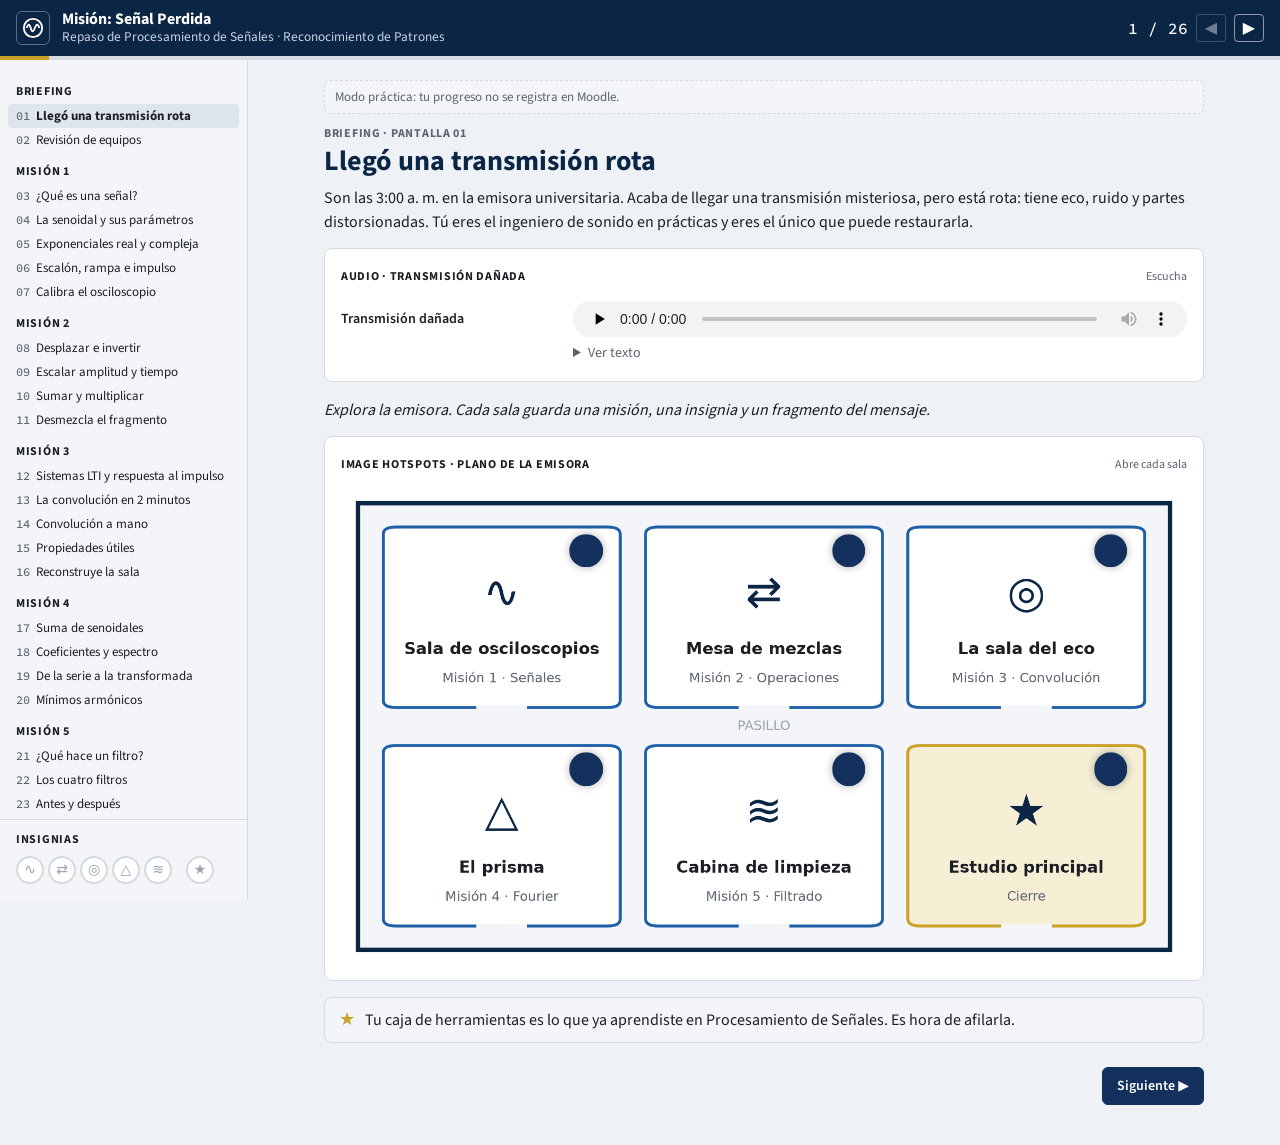
<file: index.html>
<!doctype html>
<html lang="es">
	<head>
		<meta charset="utf-8" />
		<meta name="viewport" content="width=device-width, initial-scale=1" />
		<title>Misión: Señal Perdida</title>
		<link href="./_app/immutable/entry/start.CIr0h3bv.js" rel="modulepreload">
		<link href="./_app/immutable/entry/payload.DSmR2FwN.js" rel="modulepreload">
		<link href="./_app/immutable/chunks/DclECHGd.js" rel="modulepreload">
		<link href="./_app/immutable/chunks/DsDZXCq7.js" rel="modulepreload">
		<link href="./_app/immutable/chunks/BPHT96L2.js" rel="modulepreload">
		<link href="./_app/immutable/chunks/CaYyEu9r.js" rel="modulepreload">
		<link href="./_app/immutable/chunks/DFXGRyJt.js" rel="modulepreload">
		<link href="./_app/immutable/entry/app.B4czDPZw.js" rel="modulepreload">
		<link href="./_app/immutable/nodes/0.BQFeMTNo.js" rel="modulepreload">
		<link href="./_app/immutable/chunks/BL5sej9f.js" rel="modulepreload">
		<link href="./_app/immutable/chunks/VAXrG-gP.js" rel="modulepreload">
		
		<link href="./_app/immutable/assets/embed.CbWzkX5J.css" rel="stylesheet">
		<link href="./_app/immutable/assets/0.C7Ooc4FY.css" rel="stylesheet">
	</head>
	<body data-sveltekit-preload-data="off">
		<div style="display: contents">
			<script>
				{
					__sveltekit_1x2iwr5 = {
						base: new URL('.', location).pathname.slice(0, -1),
						version: "1795460715681"
					};

					const element = document.currentScript.parentElement;

					import("./_app/immutable/entry/start.CIr0h3bv.js").then(async (kit) => {
						kit.init(__sveltekit_1x2iwr5);
						const app = await import("./_app/immutable/entry/app.B4czDPZw.js");
						kit.start(app, element);
					});
				}
			</script>
		</div>
	</body>
</html>
</file>
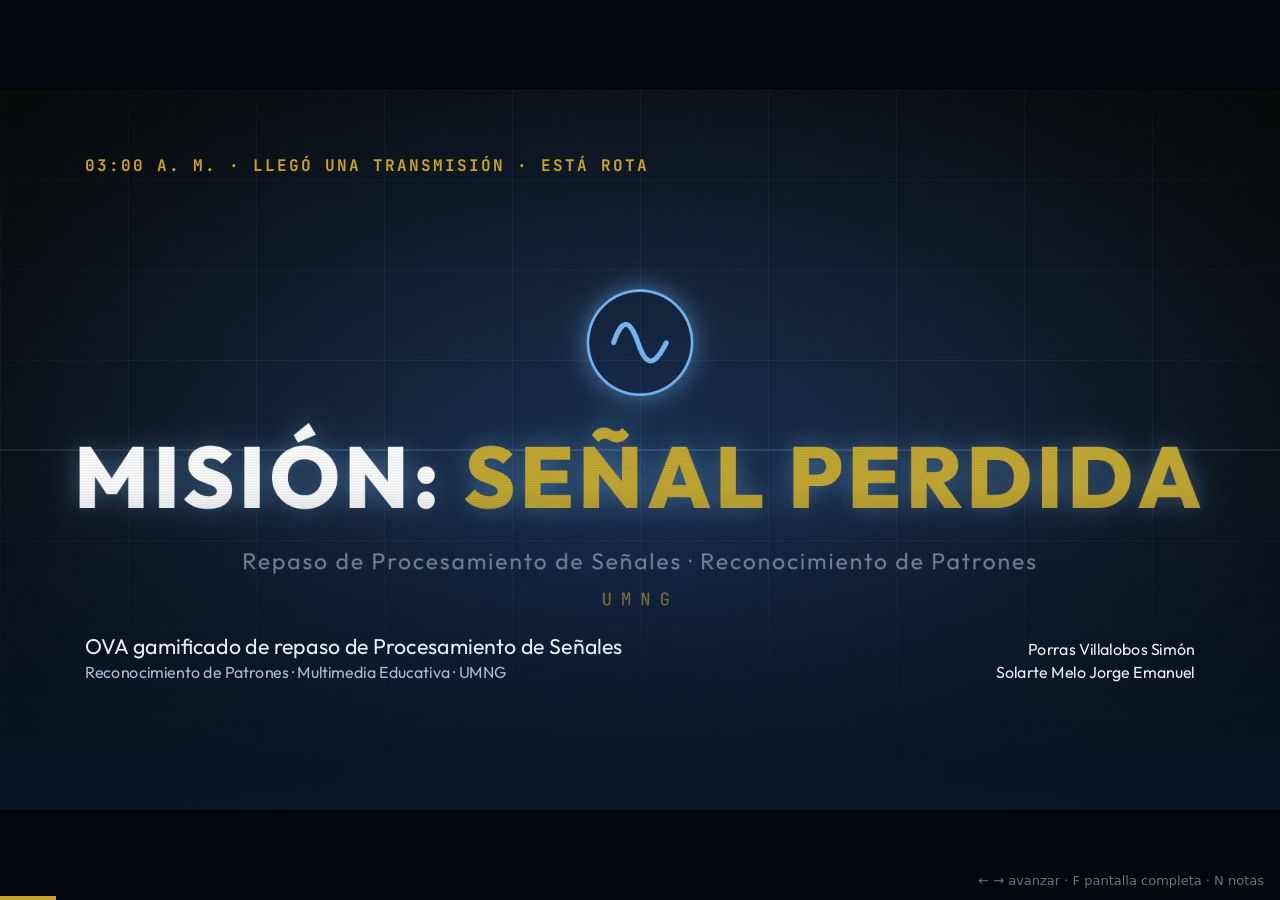
<file: presentacion/index.html>
<!doctype html>
<html lang="es"><head><meta charset="utf-8"><meta name="viewport" content="width=device-width, initial-scale=1">
<title>Misión: Señal Perdida — Presentación final</title>
<meta name="description" content="Presentación final del OVA «Misión: Señal Perdida» — Multimedia Educativa, UMNG">
<link rel="preconnect" href="https://fonts.googleapis.com"><link rel="stylesheet" href="https://fonts.googleapis.com/css2?family=Outfit:wght@300..900&display=swap"><link rel="stylesheet" href="https://fonts.googleapis.com/css2?family=JetBrains+Mono:wght@400..700&display=swap">
<link rel="stylesheet" href="deck.css">
<style>
  html, body { margin: 0; height: 100%; background: #02060d; overflow: hidden; }
  #stage { position: absolute; width: 1920px; height: 1080px; transform-origin: 0 0; }
  #stage > section { position: absolute; left: 0; top: 0; width: 1920px; height: 1080px; display: none; overflow: hidden; isolation: isolate; }
  #stage > section.active { display: block; }
  #stage > section > aside { display: none; }
  .pageno::after { content: none !important; }
  @keyframes push-in { from { transform: translateX(100%); } to { transform: translateX(0); } }
  @keyframes push-back { from { transform: translateX(-100%); } to { transform: translateX(0); } }
  #stage > section.enter-fwd { animation: push-in 550ms cubic-bezier(.2,.8,.2,1); }
  #stage > section.enter-back { animation: push-back 550ms cubic-bezier(.2,.8,.2,1); }
  #bar { position: fixed; left: 0; bottom: 0; height: 4px; background: #c9a227; transition: width 300ms; z-index: 10; }
  #hint { position: fixed; right: 16px; bottom: 12px; font: 13px system-ui, sans-serif; color: #8fa3bf; opacity: .7; z-index: 10; }
  #notes { display: none; position: fixed; left: 0; right: 0; bottom: 4px; max-height: 30vh; overflow: auto; background: rgba(5,13,26,.95); color: #e9eef6; font: 17px/1.5 system-ui, sans-serif; padding: 14px 20px; z-index: 11; }
  #notes.on { display: block; }
  @media (prefers-reduced-motion: reduce) { * { animation: none !important; transition: none !important; } }
</style></head>
<body>
<div id="stage">
<section id="cover" class="dark" data-transition="push">
<img class="bleed zoom" src="img/cover.jpg" alt="Título del tráiler: Misión: Señal Perdida, con la onda senoidal sobre la retícula de osciloscopio" style="width:1920px;height:1080px;object-fit:cover">
<div class="bleed" style="background:linear-gradient(180deg, rgba(7,20,40,0) 55%, rgba(7,20,40,0.95) 100%)"></div>
<div style="position:absolute;left:128px;top:96px;width:1664px">
<p class="eyebrow in" style="--i:1">03:00 A. M. · LLEGÓ UNA TRANSMISIÓN · ESTÁ ROTA</p>
</div>
<div style="position:absolute;left:128px;top:812px;width:1664px;display:flex;justify-content:space-between;align-items:flex-end">
<div class="in" style="--i:3">
<p style="font-size:32px;color:#e9eef6">OVA gamificado de repaso de Procesamiento de Señales</p>
<p style="font-size:24px;color:#a9bbd4">Reconocimiento de Patrones · Multimedia Educativa · UMNG</p>
</div>
<div class="in" style="--i:4;text-align:right">
<p style="font-size:24px;color:#e9eef6">Porras Villalobos Simón</p>
<p style="font-size:24px;color:#e9eef6">Solarte Melo Jorge Emanuel</p>
</div>
</div>
<aside>Abrimos con el último fotograma de nuestro tráiler. La historia del OVA arranca así: a las 3:00 a. m. llega a la emisora universitaria una transmisión rota, y el estudiante, como ingeniero en multimedia experto en sonido en prácticas, tiene que restaurarla. Si hay tiempo, reproducir el tráiler de 45 segundos aquí.</aside>
</section>
<section id="d1" class="divider" data-transition="push">
<svg class="divwave" aria-label="Onda senoidal que se dibuja de izquierda a derecha" viewBox="0 0 1920 260" width="1920" height="260"><defs><filter id="glow1"><feGaussianBlur stdDeviation="9"/></filter></defs><path d="M0 130 C 115.2 -40 204.8 -40 320.0 130 S 524.8 300 640.0 130 S 844.8 -40 960.0 130 S 1164.8 300 1280.0 130 S 1484.8 -40 1600.0 130 S 1804.8 300 1920.0 130" fill="none" stroke="#6fb6ff" stroke-width="16" opacity="0.35" filter="url(#glow1)" pathLength="1000" stroke-dasharray="1000" stroke-dashoffset="0"><animate attributeName="stroke-dashoffset" from="1000" to="0" dur="1.8s" begin="0s"/></path><path d="M0 130 C 115.2 -40 204.8 -40 320.0 130 S 524.8 300 640.0 130 S 844.8 -40 960.0 130 S 1164.8 300 1280.0 130 S 1484.8 -40 1600.0 130 S 1804.8 300 1920.0 130" fill="none" stroke="#6fb6ff" stroke-width="5" pathLength="1000" stroke-dasharray="1000" stroke-dashoffset="0"><animate attributeName="stroke-dashoffset" from="1000" to="0" dur="1.8s" begin="0s"/></path><circle cx="0" cy="130" r="11" fill="#e3c14f"><animateMotion dur="9s" repeatCount="indefinite" keyPoints="0;1;0" keyTimes="0;0.5;1" calcMode="linear" path="M0 0 C 115.2 -170 204.8 -170 320.0 0 S 524.8 170 640.0 0 S 844.8 -170 960.0 0 S 1164.8 170 1280.0 0 S 1484.8 -170 1600.0 0 S 1804.8 170 1920.0 0"/></circle></svg>
<p class="bignum slide" style="--i:0">01</p>
<p class="eyebrow slide" style="--i:1">NECESIDAD EDUCATIVA</p>
<h1 class="slide" style="--i:2">El problema</h1>
<p class="question slide" style="--i:3">¿Por qué se olvida lo que ya se aprobó?</p>
<aside>Primer punto: la necesidad educativa. El problema, su contexto y la población a la que va dirigido el OVA.</aside>
</section>
<section id="necesidad" class="light" data-transition="push" style="padding:128px 128px 160px">
<p class="ghostnum" aria-hidden="true">01</p>
<p class="eyebrow">01 · NECESIDAD EDUCATIVA</p>
<h2 style="width:1500px">Los estudiantes llegan a Reconocimiento de Patrones con la base de señales desdibujada</h2>
<div class="row" style="margin-top:16px">
<div class="card in" style="--i:1">
<p class="tag">EL PROBLEMA</p>
<p>Ya aprobaron la electiva de Procesamiento de Señales, pero no recuerdan ni aplican con fluidez señales básicas, operaciones, convolución, Fourier y filtrado.</p>
</div>
<div class="card in" style="--i:2">
<p class="tag">EL COSTO</p>
<p>La docente debe invertir tiempo de clase en retomar lo que ya debería estar consolidado, y el curso avanza más lento.</p>
</div>
<div class="card in" style="--i:3">
<p class="tag">EL PEDIDO</p>
<p>Un material dinámico para una sesión de repaso de 3 horas: cargar un audio y convolucionarlo con salas, y filtrarlo moviendo la frecuencia de corte.</p>
</div>
</div>
<div class="pageno"></div>
<aside>La necesidad surge de la observación directa de la docente de Reconocimiento de Patrones. El repaso magistral no basta para conceptos tan abstractos y matemáticos. Ella misma sugirió las dos experiencias que se volvieron el corazón del OVA: convolucionar audio con respuestas al impulso y filtrar con un control deslizante.</aside>
</section>
<section id="poblacion" class="dark" data-transition="push" style="padding:128px 128px 160px">
<p class="ghostnum" aria-hidden="true">01</p>
<p class="eyebrow">01 · NECESIDAD EDUCATIVA · POBLACIÓN Y CONTEXTO</p>
<h2>¿Para quién lo diseñamos?</h2>
<div class="row">
<div class="card in" style="--i:1">
<p class="num">19–24</p>
<p>años; pregrado en Ingeniería en Multimedia, UMNG, matriculados en Reconocimiento de Patrones.</p>
</div>
<div class="card in" style="--i:2">
<p class="num">3 h</p>
<p>una sesión presencial de repaso, en aula con computador, audífonos e internet.</p>
</div>
<div class="card in" style="--i:3">
<p class="num">Alta</p>
<p>familiaridad con videojuegos y multimedia; prefieren lo visual y práctico a la lectura extensa.</p>
</div>
</div>
<div class="card in" style="--i:4;margin-top:32px;flex:none">
<p class="tag">BARRERAS → CÓMO LAS ATENDEMOS</p>
<p>Ansiedad matemática → ver y escuchar antes de calcular · Olvido → una pantalla por concepto · Niveles distintos → diagnóstico con ruta personalizada</p>
</div>
<div class="pageno"></div>
<aside>Población: jóvenes adultos de Ingeniería en Multimedia que ya cursaron la electiva. Competencias tecnológicas medias-altas. Las tres barreras que identificamos son la ansiedad matemática, el olvido natural y la heterogeneidad del grupo; cada una tiene una respuesta concreta en el diseño.</aside>
</section>
<section id="estado" class="light" data-transition="push" style="padding:128px 128px 160px">
<p class="ghostnum" aria-hidden="true">01</p>
<p class="eyebrow">01 · NECESIDAD EDUCATIVA · ESTADO DEL ARTE</p>
<h2>Ningún recurso existente integra los cinco temas con audio propio</h2>
<table class="in" style="--i:1;width:1664px;font-size:26px;color:#3d4a5c">
<tr style="background:#e6e0cf"><th style="width:28%;text-align:left">Recurso</th><th style="width:15%">Audio propio</th><th style="width:15%">Guía conceptual</th><th style="width:14%">Evaluación</th><th style="width:14%">En Moodle</th><th style="width:14%">Gamificación</th></tr>
<tr><td>PhET · Fourier: Making Waves</td><td>No</td><td>Parcial</td><td>No</td><td>No</td><td>Parcial</td></tr>
<tr><td>Seeing Circles, Sines, and Signals</td><td>No</td><td>Sí</td><td>No</td><td>No</td><td>No</td></tr>
<tr><td>Falstad · Fourier Series Applet</td><td>No</td><td>No</td><td>No</td><td>No</td><td>No</td></tr>
<tr><td>OpenAIR (respuestas al impulso)</td><td>No</td><td>No</td><td>No</td><td>No</td><td>No</td></tr>
<tr><td>MathWorks · Signal Processing Onramp</td><td>No</td><td>Sí</td><td>Sí</td><td>No</td><td>Parcial</td></tr>
<tr><td>MIT Mathlets</td><td>No</td><td>Parcial</td><td>No</td><td>No</td><td>No</td></tr>
<tr style="background:#0b2545"><td style="color:#f3f1ea">Misión: Señal Perdida</td><td style="color:#e3c14f">Sí</td><td style="color:#e3c14f">Sí</td><td style="color:#e3c14f">Sí</td><td style="color:#e3c14f">Sí</td><td style="color:#e3c14f">Sí</td></tr>
</table>
<div class="pageno"></div>
<aside>Analizamos seis recursos. Cada uno profundiza en un concepto puntual, pero ninguno integra los cinco temas en una experiencia guiada y breve, ninguno deja usar el audio del propio estudiante y ninguno vive dentro del aula virtual. Ese es nuestro valor diferencial.</aside>
</section>
<section id="d2" class="divider" data-transition="push">
<svg class="divwave" aria-label="Onda senoidal que se dibuja de izquierda a derecha" viewBox="0 0 1920 260" width="1920" height="260"><defs><filter id="glow2"><feGaussianBlur stdDeviation="9"/></filter></defs><path d="M0 130 C 86.4 -40 153.6 -40 240.0 130 S 393.6 300 480.0 130 S 633.6 -40 720.0 130 S 873.6 300 960.0 130 S 1113.6 -40 1200.0 130 S 1353.6 300 1440.0 130 S 1593.6 -40 1680.0 130 S 1833.6 300 1920.0 130" fill="none" stroke="#6fb6ff" stroke-width="16" opacity="0.35" filter="url(#glow2)" pathLength="1000" stroke-dasharray="1000" stroke-dashoffset="0"><animate attributeName="stroke-dashoffset" from="1000" to="0" dur="1.8s" begin="0s"/></path><path d="M0 130 C 86.4 -40 153.6 -40 240.0 130 S 393.6 300 480.0 130 S 633.6 -40 720.0 130 S 873.6 300 960.0 130 S 1113.6 -40 1200.0 130 S 1353.6 300 1440.0 130 S 1593.6 -40 1680.0 130 S 1833.6 300 1920.0 130" fill="none" stroke="#6fb6ff" stroke-width="5" pathLength="1000" stroke-dasharray="1000" stroke-dashoffset="0"><animate attributeName="stroke-dashoffset" from="1000" to="0" dur="1.8s" begin="0s"/></path><circle cx="0" cy="130" r="11" fill="#e3c14f"><animateMotion dur="9s" repeatCount="indefinite" keyPoints="0;1;0" keyTimes="0;0.5;1" calcMode="linear" path="M0 0 C 86.4 -170 153.6 -170 240.0 0 S 393.6 170 480.0 0 S 633.6 -170 720.0 0 S 873.6 170 960.0 0 S 1113.6 -170 1200.0 0 S 1353.6 170 1440.0 0 S 1593.6 -170 1680.0 0 S 1833.6 170 1920.0 0"/></circle></svg>
<p class="bignum slide" style="--i:0">02</p>
<p class="eyebrow slide" style="--i:1">PROPUESTA DE SOLUCIÓN</p>
<h1 class="slide" style="--i:2">Convertir el repaso en una misión</h1>
<p class="question slide" style="--i:3">¿Y si repasar se sintiera como jugar?</p>
<aside>Segundo punto: cómo el producto multimedia resuelve la problemática y qué impactos esperamos.</aside>
</section>
<section id="solucion" class="dark" data-transition="push" style="padding:128px 128px 160px">
<p class="ghostnum" aria-hidden="true" style="right:auto;left:-40px;text-align:left">02</p>
<img class="tilt shot" src="img/poster.jpg" alt="Póster vertical de Misión: Señal Perdida con la onda rota en cinco fragmentos, el título y las seis insignias" style="position:absolute;left:1262px;top:110px;width:500px;height:889px;object-fit:cover">
<div style="width:1020px">
<p class="eyebrow">02 · PROPUESTA DE SOLUCIÓN</p>
<h2>Restaura la transmisión en cinco misiones</h2>
<p class="in" style="--i:1;margin-bottom:40px">El estudiante es un ingeniero en multimedia experto en sonido en prácticas. Cada misión repara una capa del daño manipulando audio real, y al superarla gana una insignia y un fragmento del mensaje.</p>
<div class="col">
<p class="mono in" style="--i:2;font-size:28px;color:#e9eef6"><span style="color:#c9a227">M1</span> Sala de osciloscopios · señales</p>
<p class="mono in" style="--i:3;font-size:28px;color:#e9eef6"><span style="color:#c9a227">M2</span> Mesa de mezclas · operaciones</p>
<p class="mono in" style="--i:4;font-size:28px;color:#e9eef6"><span style="color:#c9a227">M3</span> La sala del eco · convolución</p>
<p class="mono in" style="--i:5;font-size:28px;color:#e9eef6"><span style="color:#c9a227">M4</span> El prisma · Fourier</p>
<p class="mono in" style="--i:6;font-size:28px;color:#e9eef6"><span style="color:#c9a227">M5</span> Cabina de limpieza · filtrado</p>
</div>
</div>
<div class="pageno" style="right:720px"></div>
<aside>La respuesta es Misión: Señal Perdida, un Objeto Virtual de Aprendizaje para la sesión de 3 horas. Una narrativa da unidad a los cinco temas que pidió la docente; cada misión termina en un punto de control con audio real. Al final, los cinco fragmentos se unen y el mensaje conecta el repaso con Reconocimiento de Patrones.</aside>
</section>
<section id="impactos" class="light" data-transition="push" style="padding:128px 128px 160px">
<p class="ghostnum" aria-hidden="true">02</p>
<p class="eyebrow">02 · PROPUESTA DE SOLUCIÓN · IMPACTOS ESPERADOS</p>
<h2>Lo que esperamos que cambie</h2>
<div style="display:grid;grid-template-columns:1fr 1fr;gap:32px">
<div class="card fragment">
<p class="tag">EN EL AULA</p>
<h3>Tiempo de clase recuperado</h3>
<p class="small">Menos horas retomando la electiva; más tiempo para los contenidos propios de Reconocimiento de Patrones.</p>
</div>
<div class="card fragment">
<p class="tag">EN EL APRENDIZAJE</p>
<h3>Concepto + intuición auditiva</h3>
<p class="small">Escuchar y ver el efecto de convolucionar y filtrar; llegar a justificar decisiones y crear un efecto propio.</p>
</div>
<div class="card fragment">
<p class="tag">PEDAGÓGICO Y TECNOLÓGICO</p>
<h3>Modelo replicable</h3>
<p class="small">Repaso gamificado alineado con Bloom y un banco de actividades H5P reutilizable en futuras cohortes.</p>
</div>
<div class="card fragment">
<p class="tag">AUTONOMÍA</p>
<h3>Disponible en Moodle</h3>
<p class="small">Antes, durante o después de clase, para repasar a su ritmo los temas que más les cuestan.</p>
</div>
</div>
<div class="pageno"></div>
<aside>Impactos: recuperar tiempo de clase, fortalecer la comprensión y la intuición perceptual, dejar un modelo replicable y un banco reutilizable, y dar autonomía. La propuesta se alinea con el Informe Horizon y el Radar de Innovación Educativa del Tec de Monterrey, que señalan el aprendizaje experiencial, los recursos interactivos y la gamificación como tendencias.</aside>
</section>
<section id="d3" class="divider" data-transition="push">
<svg class="divwave" aria-label="Onda senoidal que se dibuja de izquierda a derecha" viewBox="0 0 1920 260" width="1920" height="260"><defs><filter id="glow3"><feGaussianBlur stdDeviation="9"/></filter></defs><path d="M0 130 C 69.1 -40 122.9 -40 192.0 130 S 314.9 300 384.0 130 S 506.9 -40 576.0 130 S 698.9 300 768.0 130 S 890.9 -40 960.0 130 S 1082.9 300 1152.0 130 S 1274.9 -40 1344.0 130 S 1466.9 300 1536.0 130 S 1658.9 -40 1728.0 130 S 1850.9 300 1920.0 130" fill="none" stroke="#6fb6ff" stroke-width="16" opacity="0.35" filter="url(#glow3)" pathLength="1000" stroke-dasharray="1000" stroke-dashoffset="0"><animate attributeName="stroke-dashoffset" from="1000" to="0" dur="1.8s" begin="0s"/></path><path d="M0 130 C 69.1 -40 122.9 -40 192.0 130 S 314.9 300 384.0 130 S 506.9 -40 576.0 130 S 698.9 300 768.0 130 S 890.9 -40 960.0 130 S 1082.9 300 1152.0 130 S 1274.9 -40 1344.0 130 S 1466.9 300 1536.0 130 S 1658.9 -40 1728.0 130 S 1850.9 300 1920.0 130" fill="none" stroke="#6fb6ff" stroke-width="5" pathLength="1000" stroke-dasharray="1000" stroke-dashoffset="0"><animate attributeName="stroke-dashoffset" from="1000" to="0" dur="1.8s" begin="0s"/></path><circle cx="0" cy="130" r="11" fill="#e3c14f"><animateMotion dur="9s" repeatCount="indefinite" keyPoints="0;1;0" keyTimes="0;0.5;1" calcMode="linear" path="M0 0 C 69.1 -170 122.9 -170 192.0 0 S 314.9 170 384.0 0 S 506.9 -170 576.0 0 S 698.9 170 768.0 0 S 890.9 -170 960.0 0 S 1082.9 170 1152.0 0 S 1274.9 -170 1344.0 0 S 1466.9 170 1536.0 0 S 1658.9 -170 1728.0 0 S 1850.9 170 1920.0 0"/></circle></svg>
<p class="bignum slide" style="--i:0">03</p>
<p class="eyebrow slide" style="--i:1">META INSTRUCCIONAL</p>
<h1 class="slide" style="--i:2">Del recordar al crear</h1>
<p class="question slide" style="--i:3">¿Hasta dónde llega el estudiante en tres horas?</p>
<aside>Tercer punto: los objetivos de aprendizaje alineados con la taxonomía de Bloom y las teorías que sustentan el diseño.</aside>
</section>
<section id="meta" class="dark" data-transition="push" style="padding:128px 128px 160px">
<p class="ghostnum" aria-hidden="true">03</p>
<p class="eyebrow">03 · META INSTRUCCIONAL</p>
<p style="font-size:36px;line-height:1.35;color:#e9eef6;width:1664px">Al finalizar la sesión, el estudiante reconoce las señales básicas, aplica operaciones, convolución y Fourier, y <span style="color:#c9a227">selecciona y justifica un filtro para limpiar audio real</span>, integrándolo todo en <span style="color:#c9a227">un efecto sonoro propio</span>.</p>
<div style="display:flex;gap:24px;align-items:flex-end;margin-top:56px;height:470px">
<div class="col in" style="--i:1;flex:1;gap:12px"><p class="mono small" style="color:#a9bbd4">Diagnóstico</p><div style="height:90px;background:#16305a;border-radius:10px 10px 0 0"></div><p style="font-size:28px;color:#e9eef6;font-weight:700">Recordar</p></div>
<div class="col in" style="--i:2;flex:1;gap:12px"><p class="mono small" style="color:#a9bbd4">Repaso</p><div style="height:150px;background:#1b3a6b;border-radius:10px 10px 0 0"></div><p style="font-size:28px;color:#e9eef6;font-weight:700">Comprender</p></div>
<div class="col in" style="--i:3;flex:1;gap:12px"><p class="mono small" style="color:#a9bbd4">Práctica</p><div style="height:210px;background:#1f4a86;border-radius:10px 10px 0 0"></div><p style="font-size:28px;color:#e9eef6;font-weight:700">Aplicar</p></div>
<div class="col in" style="--i:4;flex:1;gap:12px"><p class="mono small" style="color:#c9a227">OA1 · OA2 · OA4</p><div style="height:270px;background:#c9a227;border-radius:10px 10px 0 0"></div><p style="font-size:28px;color:#e9eef6;font-weight:700">Analizar</p></div>
<div class="col in" style="--i:5;flex:1;gap:12px"><p class="mono small" style="color:#6fb6ff">OA3 · OA5</p><div style="height:330px;background:#1f5fa8;border-radius:10px 10px 0 0"></div><p style="font-size:28px;color:#e9eef6;font-weight:700">Evaluar</p></div>
<div class="col in" style="--i:6;flex:1;gap:12px"><p class="mono small" style="color:#6fb6ff">OA6</p><div style="height:390px;background:#3f7fc8;border-radius:10px 10px 0 0"></div><p style="font-size:28px;color:#e9eef6;font-weight:700">Crear</p></div>
</div>
<div class="pageno"></div>
<aside>La meta llega hasta Crear en la taxonomía de Bloom revisada y para la era digital. Encima de cada nivel está el objetivo que alcanza ese techo: OA1 señales, OA2 operaciones y OA4 Fourier llegan a Analizar; OA3 convolución y OA5 filtrado llegan a Evaluar; OA6, diseñar un efecto con convolución y filtrado, es Crear. El diagnóstico trabaja Recordar.</aside>
</section>
<section id="enfoque" class="light" data-transition="push" style="padding:128px 128px 160px">
<p class="ghostnum" aria-hidden="true">03</p>
<p class="eyebrow">03 · META INSTRUCCIONAL · ENFOQUE PEDAGÓGICO</p>
<h2>Cada misión recorre el ciclo de Kolb</h2>
<div class="row" style="align-items:stretch">
<div style="flex:1.6;display:grid;grid-template-columns:1fr 1fr;gap:24px">
<div class="card in" style="--i:1"><p class="tag">1 · EXPERIENCIA CONCRETA</p><p class="small">Escuchar el fragmento dañado de la transmisión.</p></div>
<div class="card in" style="--i:2"><p class="tag">2 · OBSERVACIÓN REFLEXIVA</p><p class="small">Comparar el antes y el después: ver y oír qué cambió.</p></div>
<div class="card in" style="--i:4"><p class="tag">4 · EXPERIMENTACIÓN ACTIVA</p><p class="small">Manipular audio real en el módulo del punto de control.</p></div>
<div class="card in" style="--i:3"><p class="tag">3 · CONCEPTUALIZACIÓN</p><p class="small">Explicación breve del tema, una idea por pantalla.</p></div>
</div>
<div class="card in" style="--i:5;flex:1;background:#0b2545;border-color:#0b2545">
<p class="tag" style="color:#c9a227">TAMBIÉN NOS APOYAMOS EN</p>
<p class="small" style="color:#e9eef6;margin-bottom:16px"><b>Cognitivismo:</b> el significado se recuerda manipulando y verificando.</p>
<p class="small" style="color:#e9eef6;margin-bottom:16px"><b>Gamificación:</b> narrativa, misiones e insignias.</p>
<p class="small" style="color:#e9eef6"><b>Diseño instruccional:</b> ADDIE</p>
</div>
</div>
<div class="pageno"></div>
<aside>El ciclo de Kolb ordena cada misión: escuchar el daño, comparar, conceptualizar y experimentar en el módulo. Lo complementan el constructivismo, la teoría cognitiva del aprendizaje multimedia de Mayer, cuyos principios quedaron registrados en el guion pantalla por pantalla, y la gamificación.</aside>
</section>
<section id="d4" class="divider" data-transition="push">
<svg class="divwave" aria-label="Onda senoidal que se dibuja de izquierda a derecha" viewBox="0 0 1920 260" width="1920" height="260"><defs><filter id="glow4"><feGaussianBlur stdDeviation="9"/></filter></defs><path d="M0 130 C 57.6 -40 102.4 -40 160.0 130 S 262.4 300 320.0 130 S 422.4 -40 480.0 130 S 582.4 300 640.0 130 S 742.4 -40 800.0 130 S 902.4 300 960.0 130 S 1062.4 -40 1120.0 130 S 1222.4 300 1280.0 130 S 1382.4 -40 1440.0 130 S 1542.4 300 1600.0 130 S 1702.4 -40 1760.0 130 S 1862.4 300 1920.0 130" fill="none" stroke="#6fb6ff" stroke-width="16" opacity="0.35" filter="url(#glow4)" pathLength="1000" stroke-dasharray="1000" stroke-dashoffset="0"><animate attributeName="stroke-dashoffset" from="1000" to="0" dur="1.8s" begin="0s"/></path><path d="M0 130 C 57.6 -40 102.4 -40 160.0 130 S 262.4 300 320.0 130 S 422.4 -40 480.0 130 S 582.4 300 640.0 130 S 742.4 -40 800.0 130 S 902.4 300 960.0 130 S 1062.4 -40 1120.0 130 S 1222.4 300 1280.0 130 S 1382.4 -40 1440.0 130 S 1542.4 300 1600.0 130 S 1702.4 -40 1760.0 130 S 1862.4 300 1920.0 130" fill="none" stroke="#6fb6ff" stroke-width="5" pathLength="1000" stroke-dasharray="1000" stroke-dashoffset="0"><animate attributeName="stroke-dashoffset" from="1000" to="0" dur="1.8s" begin="0s"/></path><circle cx="0" cy="130" r="11" fill="#e3c14f"><animateMotion dur="9s" repeatCount="indefinite" keyPoints="0;1;0" keyTimes="0;0.5;1" calcMode="linear" path="M0 0 C 57.6 -170 102.4 -170 160.0 0 S 262.4 170 320.0 0 S 422.4 -170 480.0 0 S 582.4 170 640.0 0 S 742.4 -170 800.0 0 S 902.4 170 960.0 0 S 1062.4 -170 1120.0 0 S 1222.4 170 1280.0 0 S 1382.4 -170 1440.0 0 S 1542.4 170 1600.0 0 S 1702.4 -170 1760.0 0 S 1862.4 170 1920.0 0"/></circle></svg>
<p class="bignum slide" style="--i:0">04</p>
<p class="eyebrow slide" style="--i:1">CONTENIDOS</p>
<h1 class="slide" style="--i:2">Cinco temas, una historia</h1>
<p class="question slide" style="--i:3">¿Cómo se ordena todo en 180 minutos?</p>
<aside>Cuarto punto: la estructura temática, la secuencia y la organización de la información dentro del recurso.</aside>
</section>
<section id="contenidos" class="dark" data-transition="push" style="padding:128px 128px 160px">
<p class="ghostnum" aria-hidden="true">04</p>
<p class="eyebrow">04 · CONTENIDOS · ESTRUCTURA TEMÁTICA</p>
<h2>180 minutos, siete bloques</h2>
<div class="col" style="gap:18px">
<div class="row in" style="--i:1;align-items:center;gap:24px"><p style="width:430px;font-size:28px;color:#e9eef6;font-weight:600">Briefing · Sala de control</p><div style="width:300px;height:44px;background:#3f7fc8;border-radius:8px"></div><p class="mono small" style="color:#e9eef6;width:110px">15 min</p><p class="small" style="flex:1">Narrativa, plano y diagnóstico · 01–02</p></div>
<div class="row in" style="--i:2;align-items:center;gap:24px"><p style="width:430px;font-size:28px;color:#e9eef6;font-weight:600">M1 · Sala de osciloscopios</p><div style="width:500px;height:44px;background:#1f5fa8;border-radius:8px"></div><p class="mono small" style="color:#e9eef6;width:110px">25 min</p><p class="small" style="flex:1">Señales básicas · 03–07</p></div>
<div class="row in" style="--i:3;align-items:center;gap:24px"><p style="width:430px;font-size:28px;color:#e9eef6;font-weight:600">M2 · Mesa de mezclas</p><div style="width:500px;height:44px;background:#1f5fa8;border-radius:8px"></div><p class="mono small" style="color:#e9eef6;width:110px">25 min</p><p class="small" style="flex:1">Operaciones · 08–11</p></div>
<div class="row in" style="--i:4;align-items:center;gap:24px"><p style="width:430px;font-size:28px;color:#e9eef6;font-weight:600">M3 · La sala del eco</p><div style="width:700px;height:44px;background:#c9a227;border-radius:8px"></div><p class="mono small" style="color:#e9eef6;width:110px">35 min</p><p class="small" style="flex:1">Convolución · 12–16</p></div>
<div class="row in" style="--i:5;align-items:center;gap:24px"><p style="width:430px;font-size:28px;color:#e9eef6;font-weight:600">M4 · El prisma</p><div style="width:600px;height:44px;background:#1f5fa8;border-radius:8px"></div><p class="mono small" style="color:#e9eef6;width:110px">30 min</p><p class="small" style="flex:1">Fourier · 17–20</p></div>
<div class="row in" style="--i:6;align-items:center;gap:24px"><p style="width:430px;font-size:28px;color:#e9eef6;font-weight:600">M5 · Cabina de limpieza</p><div style="width:600px;height:44px;background:#1f5fa8;border-radius:8px"></div><p class="mono small" style="color:#e9eef6;width:110px">30 min</p><p class="small" style="flex:1">Filtrado · 21–24</p></div>
<div class="row in" style="--i:7;align-items:center;gap:24px"><p style="width:430px;font-size:28px;color:#e9eef6;font-weight:600">Cierre · Transmisión restaurada</p><div style="width:400px;height:44px;background:#3f7fc8;border-radius:8px"></div><p class="mono small" style="color:#e9eef6;width:110px">20 min</p><p class="small" style="flex:1">Repaso, síntesis y efecto propio · 25–26</p></div>
</div>
<div class="pageno"></div>
<aside>La estructura es una historia de siete bloques. Las barras son proporcionales al tiempo: la Misión 3, convolución, es la más larga, con 35 minutos, porque es la experiencia que la docente pidió explícitamente y la de mayor peso. Cada concepto tiene su propia pantalla para recordarlo y reforzarlo.</aside>
</section>
<section id="secuencia" class="light" data-transition="push" style="padding:128px 128px 160px">
<p class="ghostnum" aria-hidden="true">04</p>
<p class="eyebrow">04 · CONTENIDOS · SECUENCIA Y NAVEGACIÓN</p>
<h2>Lineal por defecto, con rutas y bucles de repaso</h2>
<img class="zoom shot" src="img/mapa_navegacion.png" alt="Mapa de navegación: inicio, pantallas 01 y 02, cinco columnas de misiones con su punto de control y el cierre; flechas punteadas para la ruta del diagnóstico y los bucles de repaso" style="width:1664px;height:470px;object-fit:contain;background:#ffffff;border-radius:12px">
<div class="row" style="margin-top:28px">
<p class="small in" style="--i:1;flex:1"><b>Cada pantalla:</b> introducción → exploración → práctica → comprobación → cierre.</p>
<p class="small in" style="--i:2;flex:1"><b>Diagnóstico (02):</b> recomienda empezar en la pantalla 03, 12 o 21.</p>
<p class="small in" style="--i:3;flex:1"><b>Punto de control:</b> si la justificación es incompleta, vuelve a la primera pantalla de la misión.</p>
</div>
<div class="pageno"></div>
<aside>El mapa de navegación muestra el recorrido por defecto, lineal, y las dos desviaciones: la ruta que recomienda el diagnóstico (Misión 3 o Misión 5) y el bucle de repaso de cada punto de control. Dentro de cada pantalla los componentes siguen siempre la misma secuencia, y el índice lateral permite volver a cualquier capítulo en todo momento.</aside>
</section>
<section id="d5" class="divider" data-transition="push">
<svg class="divwave" aria-label="Onda senoidal que se dibuja de izquierda a derecha" viewBox="0 0 1920 260" width="1920" height="260"><defs><filter id="glow5"><feGaussianBlur stdDeviation="9"/></filter></defs><path d="M0 130 C 49.4 -40 87.8 -40 137.1 130 S 224.9 300 274.3 130 S 362.1 -40 411.4 130 S 499.2 300 548.6 130 S 636.3 -40 685.7 130 S 773.5 300 822.9 130 S 910.6 -40 960.0 130 S 1047.8 300 1097.1 130 S 1184.9 -40 1234.3 130 S 1322.1 300 1371.4 130 S 1459.2 -40 1508.6 130 S 1596.3 300 1645.7 130 S 1733.5 -40 1782.9 130 S 1870.6 300 1920.0 130" fill="none" stroke="#6fb6ff" stroke-width="16" opacity="0.35" filter="url(#glow5)" pathLength="1000" stroke-dasharray="1000" stroke-dashoffset="0"><animate attributeName="stroke-dashoffset" from="1000" to="0" dur="1.8s" begin="0s"/></path><path d="M0 130 C 49.4 -40 87.8 -40 137.1 130 S 224.9 300 274.3 130 S 362.1 -40 411.4 130 S 499.2 300 548.6 130 S 636.3 -40 685.7 130 S 773.5 300 822.9 130 S 910.6 -40 960.0 130 S 1047.8 300 1097.1 130 S 1184.9 -40 1234.3 130 S 1322.1 300 1371.4 130 S 1459.2 -40 1508.6 130 S 1596.3 300 1645.7 130 S 1733.5 -40 1782.9 130 S 1870.6 300 1920.0 130" fill="none" stroke="#6fb6ff" stroke-width="5" pathLength="1000" stroke-dasharray="1000" stroke-dashoffset="0"><animate attributeName="stroke-dashoffset" from="1000" to="0" dur="1.8s" begin="0s"/></path><circle cx="0" cy="130" r="11" fill="#e3c14f"><animateMotion dur="9s" repeatCount="indefinite" keyPoints="0;1;0" keyTimes="0;0.5;1" calcMode="linear" path="M0 0 C 49.4 -170 87.8 -170 137.1 0 S 224.9 170 274.3 0 S 362.1 -170 411.4 0 S 499.2 170 548.6 0 S 636.3 -170 685.7 0 S 773.5 170 822.9 0 S 910.6 -170 960.0 0 S 1047.8 170 1097.1 0 S 1184.9 -170 1234.3 0 S 1322.1 170 1371.4 0 S 1459.2 -170 1508.6 0 S 1596.3 170 1645.7 0 S 1733.5 -170 1782.9 0 S 1870.6 170 1920.0 0"/></circle></svg>
<p class="bignum slide" style="--i:0">05</p>
<p class="eyebrow slide" style="--i:1">HERRAMIENTAS</p>
<h1 class="slide" style="--i:2">H5P donde se puede, código donde no</h1>
<p class="question slide" style="--i:3">¿Con qué se construyó cada pieza?</p>
<aside>Quinto punto: por qué elegimos cada tipo de contenido H5P y con qué herramientas creamos los recursos gráficos y sonoros.</aside>
</section>
<section id="h5p" class="light" data-transition="push" style="padding:128px 128px 160px">
<p class="ghostnum" aria-hidden="true">05</p>
<p class="eyebrow">05 · HERRAMIENTAS · H5P</p>
<h2>18 tipos interactivos, elegidos por la intención de cada momento</h2>
<div class="row">
<div class="card in" style="--i:1"><p class="tag">EXPLORAR</p><p class="small">Image Hotspots · Accordion · Agamotto · Image Slider · Dialog Cards</p></div>
<div class="card in" style="--i:2"><p class="tag">PRACTICAR</p><p class="small">Drag and Drop · Drag the Words · Fill in the Blanks · Mark the Words</p></div>
<div class="card in" style="--i:3"><p class="tag">COMPROBAR</p><p class="small">True/False · Multiple Choice · Single Choice Set · Image Choice · Find the Hotspot · Interactive Video</p></div>
<div class="card in" style="--i:4"><p class="tag">SINTETIZAR Y CREAR</p><p class="small">Summary · Essay · Documentation Tool</p></div>
</div>
<div class="card in" style="--i:5;flex:none;margin-top:32px;background:#0b2545;border-color:#0b2545">
<p style="color:#e9eef6">Todo vive en un <b style="color:#e3c14f">H5P Interactive Book</b> de 26 capítulos, con Text, Image, Audio, Table e IFrame Embed: <b style="color:#e3c14f">23 tipos en total</b>. ¿Por qué H5P? Retroalimentación inmediata por opción, puntaje que Moodle registra y contenido reutilizable.</p>
</div>
<div class="pageno"></div>
<aside>Primero verificamos qué puede hacer H5P y después diseñamos la interacción. Elegimos cada tipo según la intención: explorar sin calificación, practicar y clasificar, comprobar con retroalimentación inmediata, y sintetizar o crear. Los 51 componentes se generan desde archivos YAML legibles que se transcribieron del guion, con las etiquetas de la interfaz en español.</aside>
</section>
<section id="modulos" class="dark" data-transition="push" style="padding:128px 128px 160px">
<p class="ghostnum" aria-hidden="true">05</p>
<p class="eyebrow">05 · HERRAMIENTAS · LO QUE H5P NO PUEDE HACER</p>
<h2>Seis módulos propios con Web Audio API</h2>
<div style="display:grid;grid-template-columns:1fr 1fr 1fr;gap:28px 32px">
<div class="col in" style="--i:1;gap:12px"><img src="img/cap_m1.png" alt="Generador de señales: la senoidal del estudiante superpuesta a la objetivo" style="width:533px;height:200px;object-fit:contain;background:#eef1f5;border-radius:12px;box-shadow:0 24px 54px rgba(0,0,0,0.55)"><p class="small"><b style="color:#e9eef6">M1 · Generador:</b> iguala A, f y φ</p></div>
<div class="col in" style="--i:2;gap:12px"><img src="img/cap_m2.png" alt="Sandbox de operaciones con la pila desplazar, escalar e invertir y correlación 0,99" style="width:533px;height:200px;object-fit:contain;background:#eef1f5;border-radius:12px;box-shadow:0 24px 54px rgba(0,0,0,0.55)"><p class="small"><b style="color:#e9eef6">M2 · Sandbox:</b> deshace x(−2(t − 0,5))</p></div>
<div class="col in" style="--i:3;gap:12px"><img src="img/cap_m3.png" alt="Laboratorio de convolución con h(t) de la catedral y la salida y(t)" style="width:533px;height:200px;object-fit:contain;background:#eef1f5;border-radius:12px;box-shadow:0 24px 54px rgba(0,0,0,0.55)"><p class="small"><b style="color:#e9eef6">M3 · Convolución:</b> tu audio en 4 salas</p></div>
<div class="col in" style="--i:4;gap:12px"><img src="img/cap_m4.png" alt="Constructor de series aproximando una onda cuadrada con armónicos impares" style="width:533px;height:200px;object-fit:contain;background:#eef1f5;border-radius:12px;box-shadow:0 24px 54px rgba(0,0,0,0.55)"><p class="small"><b style="color:#e9eef6">M4 · Series:</b> mínimos armónicos</p></div>
<div class="col in" style="--i:5;gap:12px"><img src="img/cap_m5.png" alt="Laboratorio de filtrado con rechaza banda en 60 Hz, pasa bajas en 8 kHz y espectro antes y después" style="width:533px;height:200px;object-fit:contain;background:#eef1f5;border-radius:12px;box-shadow:0 24px 54px rgba(0,0,0,0.55)"><p class="small"><b style="color:#e9eef6">M5 · Filtrado:</b> dos etapas, espectro en vivo</p></div>
<div class="card in" style="--i:6;display:flex;flex-direction:column;justify-content:center;gap:8px"><p class="tag">M6 · ESTUDIO INTEGRADOR</p><p class="small">Combina respuesta al impulso y filtros, y exporta tu efecto en .wav.</p></div>
</div>
<div class="pageno"></div>
<aside>H5P no procesa audio en tiempo real, así que convolución, filtrado y síntesis son componentes propios hechos con la Web Audio API: ConvolverNode, BiquadFilterNode y AnalyserNode. Toda la matemática vive en funciones puras con pruebas automáticas. El estudiante puede cargar su propio audio, que nunca sale del navegador. En el libro H5P se incrustan desde GitHub Pages, con una versión pregrabada de respaldo debajo.</aside>
</section>
<section id="recursos" class="light" data-transition="push" style="padding:128px 128px 160px">
<p class="ghostnum" aria-hidden="true">05</p>
<p class="eyebrow">05 · HERRAMIENTAS COMPLEMENTARIAS</p>
<h2>Todos los medios se generan por código</h2>
<div class="row">
<div class="card in" style="--i:1"><p class="num">61</p><h3>Gráficos</h3><p class="small">Ilustraciones y gráficas en Python con Matplotlib, con el estilo del OVA; los espacios acústicos dibujados como vectores.</p></div>
<div class="card in" style="--i:2"><p class="num">4</p><h3>Sonido</h3><p class="small">Respuestas al impulso sintetizadas con NumPy y SciPy, cada RT60 verificado dentro de ±15 %; voz con espeak-ng.</p></div>
</div>
<p class="in" style="--i:4;margin-top:40px;font-size:24px;color:#3d4a5c"><b style="color:#0b2545">Plataforma:</b> SvelteKit · Web Audio API · Canvas · h5p-standalone · SCORM 1.2 · Moodle · GitHub Pages · Vitest y Playwright para las pruebas</p>
<div class="pageno"></div>
<aside>Decidimos generar todos los recursos por código, de forma determinista: misma semilla, mismos archivos. Las respuestas al impulso de catedral, túnel, sala pequeña y cueva son sintéticas en vez de OpenAIR, y comprobamos su RT60 con integración de Schroeder.</aside>
</section>
<section id="d6" class="divider" data-transition="push">
<svg class="divwave" aria-label="Onda senoidal que se dibuja de izquierda a derecha" viewBox="0 0 1920 260" width="1920" height="260"><defs><filter id="glow6"><feGaussianBlur stdDeviation="9"/></filter></defs><path d="M0 130 C 43.2 -40 76.8 -40 120.0 130 S 196.8 300 240.0 130 S 316.8 -40 360.0 130 S 436.8 300 480.0 130 S 556.8 -40 600.0 130 S 676.8 300 720.0 130 S 796.8 -40 840.0 130 S 916.8 300 960.0 130 S 1036.8 -40 1080.0 130 S 1156.8 300 1200.0 130 S 1276.8 -40 1320.0 130 S 1396.8 300 1440.0 130 S 1516.8 -40 1560.0 130 S 1636.8 300 1680.0 130 S 1756.8 -40 1800.0 130 S 1876.8 300 1920.0 130" fill="none" stroke="#e3c14f" stroke-width="16" opacity="0.35" filter="url(#glow6)" pathLength="1000" stroke-dasharray="1000" stroke-dashoffset="0"><animate attributeName="stroke-dashoffset" from="1000" to="0" dur="1.8s" begin="0s"/></path><path d="M0 130 C 43.2 -40 76.8 -40 120.0 130 S 196.8 300 240.0 130 S 316.8 -40 360.0 130 S 436.8 300 480.0 130 S 556.8 -40 600.0 130 S 676.8 300 720.0 130 S 796.8 -40 840.0 130 S 916.8 300 960.0 130 S 1036.8 -40 1080.0 130 S 1156.8 300 1200.0 130 S 1276.8 -40 1320.0 130 S 1396.8 300 1440.0 130 S 1516.8 -40 1560.0 130 S 1636.8 300 1680.0 130 S 1756.8 -40 1800.0 130 S 1876.8 300 1920.0 130" fill="none" stroke="#e3c14f" stroke-width="5" pathLength="1000" stroke-dasharray="1000" stroke-dashoffset="0"><animate attributeName="stroke-dashoffset" from="1000" to="0" dur="1.8s" begin="0s"/></path><circle cx="0" cy="130" r="11" fill="#6fb6ff"><animateMotion dur="9s" repeatCount="indefinite" keyPoints="0;1;0" keyTimes="0;0.5;1" calcMode="linear" path="M0 0 C 43.2 -170 76.8 -170 120.0 0 S 196.8 170 240.0 0 S 316.8 -170 360.0 0 S 436.8 170 480.0 0 S 556.8 -170 600.0 0 S 676.8 170 720.0 0 S 796.8 -170 840.0 0 S 916.8 170 960.0 0 S 1036.8 -170 1080.0 0 S 1156.8 170 1200.0 0 S 1276.8 -170 1320.0 0 S 1396.8 170 1440.0 0 S 1516.8 -170 1560.0 0 S 1636.8 170 1680.0 0 S 1756.8 -170 1800.0 0 S 1876.8 170 1920.0 0"/></circle></svg>
<p class="bignum slide" style="--i:0">06</p>
<p class="eyebrow slide" style="--i:1">PRODUCTO FINAL</p>
<h1 class="slide" style="--i:2">Lo que el estudiante vive</h1>
<p class="question slide" style="--i:3">¿Qué pasa cuando lo pruebas?</p>
<aside>Sexto punto: estrategias de interactividad, gamificación, usabilidad y accesibilidad, y los hallazgos de las pruebas. En la última misión la onda pasa a dorado: la transmisión ya está casi restaurada.</aside>
</section>
<section id="interactividad" class="dark" data-transition="push" style="padding:128px 128px 160px">
<p class="ghostnum" aria-hidden="true">06</p>
<p class="eyebrow">06 · PRODUCTO FINAL · INTERACTIVIDAD</p>
<h2>Interactuar no es hacer clic: es decidir</h2>
<div style="display:grid;grid-template-columns:1fr 1fr;gap:32px">
<div class="card fragment"><p class="tag">PREDICE ANTES DE MEZCLAR</p><p class="small">En la Misión 2 el sandbox se abre solo después de predecir cómo deshacer el daño; luego se comprueba con audio.</p></div>
<div class="card fragment"><p class="tag">ESCUCHA A / B</p><p class="small">Original y procesado sobre la misma reproducción: el cambio conserva la posición, para comparar de oído al instante.</p></div>
<div class="card fragment"><p class="tag">TU PROPIO AUDIO</p><p class="small">Carga un WAV o MP3 de hasta 60 s y convoluciónalo o fíltralo. Nunca sale del navegador.</p></div>
<div class="card fragment"><p class="tag">RETROALIMENTACIÓN Y REINTENTO</p><p class="small">Explicación por opción en cada actividad; en los puntos de control, retroalimentación por criterio y un bucle de repaso.</p></div>
</div>
<div class="pageno"></div>
<aside>La interactividad está pensada para tomar decisiones, no para avanzar pantallas: predecir antes de manipular, comparar A/B de oído, experimentar con el propio audio y recibir retroalimentación específica. Cada punto de control combina manipulación de audio real con una justificación del estudiante.</aside>
</section>
<section id="gamificacion" class="gold" data-transition="push" style="padding:128px 128px 160px">
<p class="ghostnum" aria-hidden="true">06</p>
<div class="row" style="align-items:center;gap:80px">
<img class="tilt" src="img/insignia.png" alt="Insignia dorada con una estrella: Ingeniero de Sonido" style="width:400px;height:400px;object-fit:contain;border-radius:200px;box-shadow:0 30px 70px rgba(11,37,69,0.45)">
<div style="flex:1">
<p class="eyebrow" style="color:#0b2545">06 · PRODUCTO FINAL · GAMIFICACIÓN</p>
<h2 style="color:#0b2545">Cinco insignias, un mensaje escondido</h2>
<p class="in" style="--i:2;color:#14213d;margin-bottom:28px">Cada punto de control superado desbloquea una insignia y un fragmento del mensaje. Al reunir los cinco, se escucha la transmisión completa.</p>
<p class="mono in" style="--i:3;font-size:26px;color:#0b2545;line-height:1.7">Domador de Ondas · Maestro de la Mezcla · Arquitecto del Eco · Cazador de Armónicos · Guardián del Filtro → <b>Ingeniero en Multimedia experto en sonido</b></p>
</div>
</div>
<div class="pageno"></div>
<aside>La gamificación no es decorativa: la narrativa da unidad a los cinco temas, las misiones segmentan el recorrido, los fragmentos del mensaje dan una meta concreta y las insignias reconocen el avance. La insignia final, Ingeniero de Sonido, se gana al diseñar el efecto propio y entregar la bitácora. El mensaje restaurado dice: «Bienvenido a Reconocimiento de Patrones. Las señales que acabas de restaurar son los datos con los que vas a enseñarle a una máquina a reconocer patrones».</aside>
</section>
<section id="usabilidad" class="light" data-transition="push" style="padding:128px 128px 160px">
<p class="ghostnum" aria-hidden="true">06</p>
<p class="eyebrow">06 · PRODUCTO FINAL · USABILIDAD Y ACCESIBILIDAD</p>
<h2>Diseñado para que nadie se quede por fuera</h2>
<div style="display:grid;grid-template-columns:1fr 1fr 1fr;gap:28px">
<div class="card in" style="--i:1"><p class="tag">NAVEGACIÓN</p><p class="small">Índice lateral libre, progreso visible y botones anterior y siguiente en cada capítulo.</p></div>
<div class="card in" style="--i:2"><p class="tag">TECLADO</p><p class="small">Todos los controles se usan con teclado, con foco visible y descripción hablada de cada gráfica.</p></div>
<div class="card in" style="--i:3"><p class="tag">CONTRASTE</p><p class="small">Texto con contraste de al menos 4,5:1; antes y después se distinguen también por el trazo, no solo por el color.</p></div>
<div class="card in" style="--i:4"><p class="tag">AUDIO ACCESIBLE</p><p class="small">Transcripción «Ver texto» en cada audio y video con subtítulos.</p></div>
<div class="card in" style="--i:5"><p class="tag">CUIDADO AUDITIVO</p><p class="small">Limitador con pico de −1 dBFS, volumen inicial al 70 % y aviso para usar audífonos.</p></div>
<div class="card in" style="--i:6"><p class="tag">SIN SORPRESAS</p><p class="small">Nada suena solo, se respeta la reducción de movimiento y funciona desde 1366 × 768.</p></div>
</div>
<div class="pageno"></div>
<aside>Criterios de usabilidad y accesibilidad aplicados en el producto: navegación libre al estilo libro interactivo, uso completo con teclado, regiones vivas que describen las gráficas, contraste verificado, transcripciones y subtítulos, y seguridad auditiva para la experiencia con audio.</aside>
</section>
<section id="cierre" class="dark">
<img class="bleed zoom" src="img/climax.jpg" alt="Los cinco fragmentos unidos en una senoidal limpia con la fila de insignias" style="width:1920px;height:1080px;object-fit:cover">
<div class="shade"></div>
<div style="position:absolute;left:128px;top:128px;width:1200px">
<p class="eyebrow in" style="--i:1">TRANSMISIÓN RESTAURADA</p>
<h1 class="in" style="--i:2;margin-bottom:48px">Misión cumplida.</h1>
<div class="col" style="gap:16px">
<p class="in" style="--i:3;color:#e9eef6">Libro H5P de 26 capítulos con 51 actividades</p>
<p class="in" style="--i:4;color:#e9eef6">Seis módulos de audio en vivo</p>
<p class="in" style="--i:5;color:#e9eef6">Tráiler de 45 s y póster de campaña</p>
<p class="in" style="--i:6;color:#e9eef6">Curso en Moodle con rúbrica e insignia</p>
</div>
<p class="mono in" style="--i:7;font-size:24px;color:#6fb6ff;margin-top:48px">leunameek.github.io/mision-senal-perdida</p>
</div>
<p class="in" style="--i:8;position:absolute;left:128px;top:880px;width:900px;font-size:44px;font-weight:700;color:#c9a227">¿Preguntas?</p>
<aside>Cerramos con el clímax del tráiler: los cinco fragmentos unidos. Entregamos el libro H5P, los módulos en vivo, el tráiler, el póster y el curso configurado en Moodle. Buen momento para una demo en vivo del capítulo 16, convolución, o del 24, filtrado.</aside>
</section>
</div>
<div id="bar"></div>
<div id="notes" aria-live="polite"></div>
<div id="hint">← → avanzar · F pantalla completa · N notas</div>
<script>
const stage = document.getElementById('stage');
const slides = [...stage.children];
let cur = 0;
slides.forEach((s, i) => {
  // painting order like the Slides format: pinned backdrops listed before the first flow child sit underneath
  for (const el of s.children) {
    if (el.tagName === 'ASIDE') continue;
    if (getComputedStyle(el).position !== 'absolute') break;
    el.style.zIndex = '-1';
  }
  s.querySelectorAll('.pageno').forEach((p) => (p.textContent = String(i + 1)));
});
function fit() {
  const k = Math.min(innerWidth / 1920, innerHeight / 1080);
  stage.style.transform = `scale(${k})`;
  stage.style.left = (innerWidth - 1920 * k) / 2 + 'px';
  stage.style.top = (innerHeight - 1080 * k) / 2 + 'px';
}
function show(i, dir = 1, revealAll = false) {
  i = Math.max(0, Math.min(slides.length - 1, i));
  slides[cur].classList.remove('active', 'enter-fwd', 'enter-back');
  const s = slides[i];
  s.querySelectorAll('.fragment').forEach((f) => f.classList.toggle('visible', revealAll));
  void s.offsetWidth;
  s.classList.add('active', dir > 0 ? 'enter-fwd' : 'enter-back');
  s.querySelectorAll('svg').forEach((g) => g.setCurrentTime && g.setCurrentTime(0));
  cur = i;
  history.replaceState(null, '', '#' + (i + 1));
  document.getElementById('bar').style.width = ((i + 1) / slides.length) * 100 + '%';
  const a = s.querySelector('aside');
  document.getElementById('notes').textContent = a ? a.textContent : '';
}
function next() {
  const f = slides[cur].querySelector('.fragment:not(.visible)');
  if (f) f.classList.add('visible'); else if (cur < slides.length - 1) show(cur + 1, 1);
}
function prev() { if (cur > 0) show(cur - 1, -1, true); }
addEventListener('keydown', (e) => {
  if (['ArrowRight', 'PageDown', ' ', 'Enter'].includes(e.key)) { e.preventDefault(); next(); }
  else if (['ArrowLeft', 'PageUp', 'Backspace'].includes(e.key)) { e.preventDefault(); prev(); }
  else if (e.key === 'Home') show(0, -1);
  else if (e.key === 'End') show(slides.length - 1, 1, true);
  else if (e.key.toLowerCase() === 'f') document.fullscreenElement ? document.exitFullscreen() : document.documentElement.requestFullscreen();
  else if (e.key.toLowerCase() === 'n') document.getElementById('notes').classList.toggle('on');
});
addEventListener('click', (e) => { if (!e.target.closest('a')) (e.clientX < innerWidth / 3 ? prev() : next()); });
let tx = null;
addEventListener('touchstart', (e) => (tx = e.touches[0].clientX), { passive: true });
addEventListener('touchend', (e) => { if (tx === null) return; const d = e.changedTouches[0].clientX - tx; if (Math.abs(d) > 40) (d < 0 ? next() : prev()); tx = null; });
addEventListener('resize', fit);
fit();
show(Math.max(0, (parseInt(location.hash.slice(1)) || 1) - 1), 1);
</script>
</body></html>
</file>
<file: _app/immutable/assets/embed.CbWzkX5J.css>
.badge.svelte-18jhvz6{width:var(--s);height:var(--s);border:2px solid var(--line);color:var(--plot-target);background:var(--surface);font-size:calc(var(--s) * .5);border-radius:50%;flex:none;place-items:center;line-height:1;display:inline-grid;position:relative;overflow:hidden}.earned.svelte-18jhvz6{background:var(--umng-gold-100);border-color:var(--umng-gold-500);color:var(--umng-blue-900)}.partial.svelte-18jhvz6{border-color:var(--umng-gold-500);color:var(--umng-blue-900)}.half.svelte-18jhvz6{background:var(--umng-gold-500);opacity:.55;position:absolute;inset:50% 0 0}.icon.svelte-18jhvz6{position:relative}.pop.svelte-18jhvz6{animation:.4s ease-out svelte-18jhvz6-pop}@keyframes svelte-18jhvz6-pop{0%{transform:scale(.8)}70%{transform:scale(1.05)}to{transform:scale(1)}}
</file>
<file: _app/immutable/assets/0.C7Ooc4FY.css>
@font-face{font-family:"Source Sans 3";font-style:normal;font-display:swap;font-weight:400;src:url(./source-sans-3-cyrillic-ext-400-normal.BwJdxs7r.woff2)format("woff2"),url(./source-sans-3-cyrillic-ext-400-normal.BqOlcezh.woff)format("woff");unicode-range:U+460-52F,U+1C80-1C8A,U+20B4,U+2DE0-2DFF,U+A640-A69F,U+FE2E-FE2F}@font-face{font-family:"Source Sans 3";font-style:normal;font-display:swap;font-weight:400;src:url(./source-sans-3-cyrillic-400-normal.DjhbW-4D.woff2)format("woff2"),url(./source-sans-3-cyrillic-400-normal.DkNBMcYd.woff)format("woff");unicode-range:U+301,U+400-45F,U+490-491,U+4B0-4B1,U+2116}@font-face{font-family:"Source Sans 3";font-style:normal;font-display:swap;font-weight:400;src:url(./source-sans-3-greek-ext-400-normal.CpIwTHMM.woff2)format("woff2"),url(./source-sans-3-greek-ext-400-normal.CN4VBqpr.woff)format("woff");unicode-range:U+1F??}@font-face{font-family:"Source Sans 3";font-style:normal;font-display:swap;font-weight:400;src:url(./source-sans-3-greek-400-normal.DZReXJla.woff2)format("woff2"),url(./source-sans-3-greek-400-normal.DyO2Yfz5.woff)format("woff");unicode-range:U+370-377,U+37A-37F,U+384-38A,U+38C,U+38E-3A1,U+3A3-3FF}@font-face{font-family:"Source Sans 3";font-style:normal;font-display:swap;font-weight:400;src:url(./source-sans-3-vietnamese-400-normal.CwtaIDr2.woff2)format("woff2"),url(./source-sans-3-vietnamese-400-normal.eMQk7hmk.woff)format("woff");unicode-range:U+102-103,U+110-111,U+128-129,U+168-169,U+1A0-1A1,U+1AF-1B0,U+300-301,U+303-304,U+308-309,U+323,U+329,U+1EA0-1EF9,U+20AB}@font-face{font-family:"Source Sans 3";font-style:normal;font-display:swap;font-weight:400;src:url(./source-sans-3-latin-ext-400-normal.UNsKFIBq.woff2)format("woff2"),url(./source-sans-3-latin-ext-400-normal.D5P-Ud2J.woff)format("woff");unicode-range:U+100-2BA,U+2BD-2C5,U+2C7-2CC,U+2CE-2D7,U+2DD-2FF,U+304,U+308,U+329,U+1D00-1DBF,U+1E00-1E9F,U+1EF2-1EFF,U+2020,U+20A0-20AB,U+20AD-20C4,U+2113,U+2C60-2C7F,U+A720-A7FF}@font-face{font-family:"Source Sans 3";font-style:normal;font-display:swap;font-weight:400;src:url(./source-sans-3-latin-400-normal.DQi5PRDE.woff2)format("woff2"),url(./source-sans-3-latin-400-normal.RR2C27NP.woff)format("woff");unicode-range:U+??,U+131,U+152-153,U+2BB-2BC,U+2C6,U+2DA,U+2DC,U+304,U+308,U+329,U+2000-206F,U+20AC,U+2122,U+2191,U+2193,U+2212,U+2215,U+FEFF,U+FFFD}@font-face{font-family:"Source Sans 3";font-style:normal;font-display:swap;font-weight:600;src:url(./source-sans-3-cyrillic-ext-600-normal.6AhwUnSr.woff2)format("woff2"),url(./source-sans-3-cyrillic-ext-600-normal.Cjpx_pje.woff)format("woff");unicode-range:U+460-52F,U+1C80-1C8A,U+20B4,U+2DE0-2DFF,U+A640-A69F,U+FE2E-FE2F}@font-face{font-family:"Source Sans 3";font-style:normal;font-display:swap;font-weight:600;src:url(./source-sans-3-cyrillic-600-normal.BnFu5nHC.woff2)format("woff2"),url(./source-sans-3-cyrillic-600-normal.CloKWf-q.woff)format("woff");unicode-range:U+301,U+400-45F,U+490-491,U+4B0-4B1,U+2116}@font-face{font-family:"Source Sans 3";font-style:normal;font-display:swap;font-weight:600;src:url(./source-sans-3-greek-ext-600-normal.DynePNDL.woff2)format("woff2"),url(./source-sans-3-greek-ext-600-normal.CnpzyT-3.woff)format("woff");unicode-range:U+1F??}@font-face{font-family:"Source Sans 3";font-style:normal;font-display:swap;font-weight:600;src:url(./source-sans-3-greek-600-normal.BSO157bq.woff2)format("woff2"),url(./source-sans-3-greek-600-normal.B42bzTIr.woff)format("woff");unicode-range:U+370-377,U+37A-37F,U+384-38A,U+38C,U+38E-3A1,U+3A3-3FF}@font-face{font-family:"Source Sans 3";font-style:normal;font-display:swap;font-weight:600;src:url(./source-sans-3-vietnamese-600-normal.B2sTNYey.woff2)format("woff2"),url(./source-sans-3-vietnamese-600-normal.BzH4Q14_.woff)format("woff");unicode-range:U+102-103,U+110-111,U+128-129,U+168-169,U+1A0-1A1,U+1AF-1B0,U+300-301,U+303-304,U+308-309,U+323,U+329,U+1EA0-1EF9,U+20AB}@font-face{font-family:"Source Sans 3";font-style:normal;font-display:swap;font-weight:600;src:url(./source-sans-3-latin-ext-600-normal.AEyhgUpm.woff2)format("woff2"),url(./source-sans-3-latin-ext-600-normal.D2VZAM8_.woff)format("woff");unicode-range:U+100-2BA,U+2BD-2C5,U+2C7-2CC,U+2CE-2D7,U+2DD-2FF,U+304,U+308,U+329,U+1D00-1DBF,U+1E00-1E9F,U+1EF2-1EFF,U+2020,U+20A0-20AB,U+20AD-20C4,U+2113,U+2C60-2C7F,U+A720-A7FF}@font-face{font-family:"Source Sans 3";font-style:normal;font-display:swap;font-weight:600;src:url(./source-sans-3-latin-600-normal.DeckBYAU.woff2)format("woff2"),url(./source-sans-3-latin-600-normal.Ck0n4g8U.woff)format("woff");unicode-range:U+??,U+131,U+152-153,U+2BB-2BC,U+2C6,U+2DA,U+2DC,U+304,U+308,U+329,U+2000-206F,U+20AC,U+2122,U+2191,U+2193,U+2212,U+2215,U+FEFF,U+FFFD}@font-face{font-family:"Source Sans 3";font-style:normal;font-display:swap;font-weight:700;src:url(./source-sans-3-cyrillic-ext-700-normal.BhUSqjb8.woff2)format("woff2"),url(./source-sans-3-cyrillic-ext-700-normal.COA7LiPB.woff)format("woff");unicode-range:U+460-52F,U+1C80-1C8A,U+20B4,U+2DE0-2DFF,U+A640-A69F,U+FE2E-FE2F}@font-face{font-family:"Source Sans 3";font-style:normal;font-display:swap;font-weight:700;src:url(./source-sans-3-cyrillic-700-normal.CIuudVLB.woff2)format("woff2"),url(./source-sans-3-cyrillic-700-normal.D_p3L75o.woff)format("woff");unicode-range:U+301,U+400-45F,U+490-491,U+4B0-4B1,U+2116}@font-face{font-family:"Source Sans 3";font-style:normal;font-display:swap;font-weight:700;src:url(./source-sans-3-greek-ext-700-normal.Dd6uIcuy.woff2)format("woff2"),url(./source-sans-3-greek-ext-700-normal.KTP46hTS.woff)format("woff");unicode-range:U+1F??}@font-face{font-family:"Source Sans 3";font-style:normal;font-display:swap;font-weight:700;src:url(./source-sans-3-greek-700-normal.C8Tp2qRF.woff2)format("woff2"),url(./source-sans-3-greek-700-normal.C-sAg5NG.woff)format("woff");unicode-range:U+370-377,U+37A-37F,U+384-38A,U+38C,U+38E-3A1,U+3A3-3FF}@font-face{font-family:"Source Sans 3";font-style:normal;font-display:swap;font-weight:700;src:url(./source-sans-3-vietnamese-700-normal.Bgamivog.woff2)format("woff2"),url(./source-sans-3-vietnamese-700-normal.W-J7ohm4.woff)format("woff");unicode-range:U+102-103,U+110-111,U+128-129,U+168-169,U+1A0-1A1,U+1AF-1B0,U+300-301,U+303-304,U+308-309,U+323,U+329,U+1EA0-1EF9,U+20AB}@font-face{font-family:"Source Sans 3";font-style:normal;font-display:swap;font-weight:700;src:url(./source-sans-3-latin-ext-700-normal.6Xi0A2be.woff2)format("woff2"),url(./source-sans-3-latin-ext-700-normal.C1ecyfgK.woff)format("woff");unicode-range:U+100-2BA,U+2BD-2C5,U+2C7-2CC,U+2CE-2D7,U+2DD-2FF,U+304,U+308,U+329,U+1D00-1DBF,U+1E00-1E9F,U+1EF2-1EFF,U+2020,U+20A0-20AB,U+20AD-20C4,U+2113,U+2C60-2C7F,U+A720-A7FF}@font-face{font-family:"Source Sans 3";font-style:normal;font-display:swap;font-weight:700;src:url(./source-sans-3-latin-700-normal.CkzU-mV9.woff2)format("woff2"),url(./source-sans-3-latin-700-normal.B-h9tW5h.woff)format("woff");unicode-range:U+??,U+131,U+152-153,U+2BB-2BC,U+2C6,U+2DA,U+2DC,U+304,U+308,U+329,U+2000-206F,U+20AC,U+2122,U+2191,U+2193,U+2212,U+2215,U+FEFF,U+FFFD}@font-face{font-family:Source Code Pro;font-style:normal;font-display:swap;font-weight:500;src:url(./source-code-pro-cyrillic-ext-500-normal.tqeAES4j.woff2)format("woff2"),url(./source-code-pro-cyrillic-ext-500-normal.vQen4_BD.woff)format("woff");unicode-range:U+460-52F,U+1C80-1C8A,U+20B4,U+2DE0-2DFF,U+A640-A69F,U+FE2E-FE2F}@font-face{font-family:Source Code Pro;font-style:normal;font-display:swap;font-weight:500;src:url(./source-code-pro-cyrillic-500-normal.ByWPmmoj.woff2)format("woff2"),url(./source-code-pro-cyrillic-500-normal.Dfc-VBW6.woff)format("woff");unicode-range:U+301,U+400-45F,U+490-491,U+4B0-4B1,U+2116}@font-face{font-family:Source Code Pro;font-style:normal;font-display:swap;font-weight:500;src:url([data-uri])format("woff2"),url([data-uri])format("woff");unicode-range:U+1F??}@font-face{font-family:Source Code Pro;font-style:normal;font-display:swap;font-weight:500;src:url(./source-code-pro-greek-500-normal.C6-i8gwR.woff2)format("woff2"),url(./source-code-pro-greek-500-normal.CQyjcn9n.woff)format("woff");unicode-range:U+370-377,U+37A-37F,U+384-38A,U+38C,U+38E-3A1,U+3A3-3FF}@font-face{font-family:Source Code Pro;font-style:normal;font-display:swap;font-weight:500;src:url(./source-code-pro-vietnamese-500-normal.9qef99rm.woff2)format("woff2"),url(./source-code-pro-vietnamese-500-normal.BK-7AXSV.woff)format("woff");unicode-range:U+102-103,U+110-111,U+128-129,U+168-169,U+1A0-1A1,U+1AF-1B0,U+300-301,U+303-304,U+308-309,U+323,U+329,U+1EA0-1EF9,U+20AB}@font-face{font-family:Source Code Pro;font-style:normal;font-display:swap;font-weight:500;src:url(./source-code-pro-latin-ext-500-normal.DcnsLkKi.woff2)format("woff2"),url(./source-code-pro-latin-ext-500-normal.CkhlO3UF.woff)format("woff");unicode-range:U+100-2BA,U+2BD-2C5,U+2C7-2CC,U+2CE-2D7,U+2DD-2FF,U+304,U+308,U+329,U+1D00-1DBF,U+1E00-1E9F,U+1EF2-1EFF,U+2020,U+20A0-20AB,U+20AD-20C4,U+2113,U+2C60-2C7F,U+A720-A7FF}@font-face{font-family:Source Code Pro;font-style:normal;font-display:swap;font-weight:500;src:url(./source-code-pro-latin-500-normal.DrRT_DWv.woff2)format("woff2"),url(./source-code-pro-latin-500-normal.DwGdNAND.woff)format("woff");unicode-range:U+??,U+131,U+152-153,U+2BB-2BC,U+2C6,U+2DA,U+2DC,U+304,U+308,U+329,U+2000-206F,U+20AC,U+2122,U+2191,U+2193,U+2212,U+2215,U+FEFF,U+FFFD}@font-face{font-display:block;font-family:KaTeX_AMS;font-style:normal;font-weight:400;src:url(./KaTeX_AMS-Regular.BQhdFMY1.woff2)format("woff2"),url(./KaTeX_AMS-Regular.DMm9YOAa.woff)format("woff"),url(./KaTeX_AMS-Regular.DRggAlZN.ttf)format("truetype")}@font-face{font-display:block;font-family:KaTeX_Caligraphic;font-style:normal;font-weight:700;src:url(./KaTeX_Caligraphic-Bold.Dq_IR9rO.woff2)format("woff2"),url(./KaTeX_Caligraphic-Bold.BEiXGLvX.woff)format("woff"),url(./KaTeX_Caligraphic-Bold.ATXxdsX0.ttf)format("truetype")}@font-face{font-display:block;font-family:KaTeX_Caligraphic;font-style:normal;font-weight:400;src:url(./KaTeX_Caligraphic-Regular.Di6jR-x-.woff2)format("woff2"),url(./KaTeX_Caligraphic-Regular.CTRA-rTL.woff)format("woff"),url(./KaTeX_Caligraphic-Regular.wX97UBjC.ttf)format("truetype")}@font-face{font-display:block;font-family:KaTeX_Fraktur;font-style:normal;font-weight:700;src:url(./KaTeX_Fraktur-Bold.CL6g_b3V.woff2)format("woff2"),url(./KaTeX_Fraktur-Bold.BsDP51OF.woff)format("woff"),url(./KaTeX_Fraktur-Bold.BdnERNNW.ttf)format("truetype")}@font-face{font-display:block;font-family:KaTeX_Fraktur;font-style:normal;font-weight:400;src:url(./KaTeX_Fraktur-Regular.CTYiF6lA.woff2)format("woff2"),url(./KaTeX_Fraktur-Regular.Dxdc4cR9.woff)format("woff"),url(./KaTeX_Fraktur-Regular.CB_wures.ttf)format("truetype")}@font-face{font-display:block;font-family:KaTeX_Main;font-style:normal;font-weight:700;src:url(./KaTeX_Main-Bold.Cx986IdX.woff2)format("woff2"),url(./KaTeX_Main-Bold.Jm3AIy58.woff)format("woff"),url(./KaTeX_Main-Bold.waoOVXN0.ttf)format("truetype")}@font-face{font-display:block;font-family:KaTeX_Main;font-style:italic;font-weight:700;src:url(./KaTeX_Main-BoldItalic.DxDJ3AOS.woff2)format("woff2"),url(./KaTeX_Main-BoldItalic.SpSLRI95.woff)format("woff"),url(./KaTeX_Main-BoldItalic.DzxPMmG6.ttf)format("truetype")}@font-face{font-display:block;font-family:KaTeX_Main;font-style:italic;font-weight:400;src:url(./KaTeX_Main-Italic.NWA7e6Wa.woff2)format("woff2"),url(./KaTeX_Main-Italic.BMLOBm91.woff)format("woff"),url(./KaTeX_Main-Italic.3WenGoN9.ttf)format("truetype")}@font-face{font-display:block;font-family:KaTeX_Main;font-style:normal;font-weight:400;src:url(./KaTeX_Main-Regular.B22Nviop.woff2)format("woff2"),url(./KaTeX_Main-Regular.Dr94JaBh.woff)format("woff"),url(./KaTeX_Main-Regular.ypZvNtVU.ttf)format("truetype")}@font-face{font-display:block;font-family:KaTeX_Math;font-style:italic;font-weight:700;src:url(./KaTeX_Math-BoldItalic.CZnvNsCZ.woff2)format("woff2"),url(./KaTeX_Math-BoldItalic.iY-2wyZ7.woff)format("woff"),url(./KaTeX_Math-BoldItalic.B3XSjfu4.ttf)format("truetype")}@font-face{font-display:block;font-family:KaTeX_Math;font-style:italic;font-weight:400;src:url(./KaTeX_Math-Italic.t53AETM-.woff2)format("woff2"),url(./KaTeX_Math-Italic.DA0__PXp.woff)format("woff"),url(./KaTeX_Math-Italic.flOr_0UB.ttf)format("truetype")}@font-face{font-display:block;font-family:KaTeX_SansSerif;font-style:normal;font-weight:700;src:url(./KaTeX_SansSerif-Bold.D1sUS0GD.woff2)format("woff2"),url(./KaTeX_SansSerif-Bold.DbIhKOiC.woff)format("woff"),url(./KaTeX_SansSerif-Bold.CFMepnvq.ttf)format("truetype")}@font-face{font-display:block;font-family:KaTeX_SansSerif;font-style:italic;font-weight:400;src:url(./KaTeX_SansSerif-Italic.C3H0VqGB.woff2)format("woff2"),url(./KaTeX_SansSerif-Italic.DN2j7dab.woff)format("woff"),url(./KaTeX_SansSerif-Italic.YYjJ1zSn.ttf)format("truetype")}@font-face{font-display:block;font-family:KaTeX_SansSerif;font-style:normal;font-weight:400;src:url(./KaTeX_SansSerif-Regular.DDBCnlJ7.woff2)format("woff2"),url(./KaTeX_SansSerif-Regular.CS6fqUqJ.woff)format("woff"),url(./KaTeX_SansSerif-Regular.BNo7hRIc.ttf)format("truetype")}@font-face{font-display:block;font-family:KaTeX_Script;font-style:normal;font-weight:400;src:url(./KaTeX_Script-Regular.D3wIWfF6.woff2)format("woff2"),url(./KaTeX_Script-Regular.D5yQViql.woff)format("woff"),url(./KaTeX_Script-Regular.C5JkGWo-.ttf)format("truetype")}@font-face{font-display:block;font-family:KaTeX_Size1;font-style:normal;font-weight:400;src:url(./KaTeX_Size1-Regular.mCD8mA8B.woff2)format("woff2"),url(./KaTeX_Size1-Regular.C195tn64.woff)format("woff"),url(./KaTeX_Size1-Regular.Dbsnue_I.ttf)format("truetype")}@font-face{font-display:block;font-family:KaTeX_Size2;font-style:normal;font-weight:400;src:url(./KaTeX_Size2-Regular.Dy4dx90m.woff2)format("woff2"),url(./KaTeX_Size2-Regular.oD1tc_U0.woff)format("woff"),url(./KaTeX_Size2-Regular.B7gKUWhC.ttf)format("truetype")}@font-face{font-display:block;font-family:KaTeX_Size3;font-style:normal;font-weight:400;src:url([data-uri])format("woff2"),url(./KaTeX_Size3-Regular.CTq5MqoE.woff)format("woff"),url(./KaTeX_Size3-Regular.DgpXs0kz.ttf)format("truetype")}@font-face{font-display:block;font-family:KaTeX_Size4;font-style:normal;font-weight:400;src:url(./KaTeX_Size4-Regular.Dl5lxZxV.woff2)format("woff2"),url(./KaTeX_Size4-Regular.BF-4gkZK.woff)format("woff"),url(./KaTeX_Size4-Regular.DWFBv043.ttf)format("truetype")}@font-face{font-display:block;font-family:KaTeX_Typewriter;font-style:normal;font-weight:400;src:url(./KaTeX_Typewriter-Regular.CO6r4hn1.woff2)format("woff2"),url(./KaTeX_Typewriter-Regular.C0xS9mPB.woff)format("woff"),url(./KaTeX_Typewriter-Regular.D3Ib7_Hf.ttf)format("truetype")}.katex{text-indent:0;text-rendering:auto;font:1.21em/1.2 KaTeX_Main,math,Times New Roman,serif;position:relative}.katex *{border-color:currentColor;-ms-high-contrast-adjust:none!important}.katex .katex-version:after{content:"0.19.1"}.katex .katex-mathml{clip-path:inset(50%);border:0;width:1px;height:1px;padding:0;position:absolute;overflow:hidden}.katex .katex-html>.katex-newline{display:block}.katex .katex-base{white-space:nowrap;width:min-content;position:relative}.katex .katex-base,.katex .katex-strut{display:inline-block}.katex .textbf{font-weight:700}.katex .textit{font-style:italic}.katex .textrm{font-family:KaTeX_Main}.katex .textsf{font-family:KaTeX_SansSerif}.katex .texttt{font-family:KaTeX_Typewriter}.katex .mathnormal{font-family:KaTeX_Math;font-style:italic}.katex .mathit{font-family:KaTeX_Main;font-style:italic}.katex .mathrm{font-style:normal}.katex .mathbf{font-family:KaTeX_Main;font-weight:700}.katex .boldsymbol{font-family:KaTeX_Math;font-style:italic;font-weight:700}.katex .amsrm,.katex .mathbb,.katex .textbb{font-family:KaTeX_AMS}.katex .mathcal{font-family:KaTeX_Caligraphic}.katex .mathfrak,.katex .textfrak{font-family:KaTeX_Fraktur}.katex .mathboldfrak,.katex .textboldfrak{font-family:KaTeX_Fraktur;font-weight:700}.katex .mathtt{font-family:KaTeX_Typewriter}.katex .mathscr,.katex .textscr{font-family:KaTeX_Script}.katex .mathsf,.katex .textsf{font-family:KaTeX_SansSerif}.katex .mathboldsf,.katex .textboldsf{font-family:KaTeX_SansSerif;font-weight:700}.katex .mathitsf,.katex .mathsfit,.katex .textitsf{font-family:KaTeX_SansSerif;font-style:italic}.katex .mainrm{font-family:KaTeX_Main;font-style:normal}.katex .vlist-t{border-collapse:collapse;table-layout:fixed;display:inline-table}.katex .vlist-r{display:table-row}.katex .vlist{vertical-align:bottom;display:table-cell;position:relative}.katex .vlist>span{height:0;display:block;position:relative}.katex .vlist>span>span{display:inline-block}.katex .vlist>span>.pstrut{width:0;overflow:hidden}.katex .vlist-t2{margin-right:-2px}.katex .vlist-s{vertical-align:bottom;width:2px;min-width:2px;font-size:1px;display:table-cell}.katex .katex-vbox{flex-direction:column;align-items:baseline;display:inline-flex}.katex .katex-thinbox{flex-direction:row;width:0;max-width:0;display:inline-flex}.katex .msupsub{text-align:left}.katex .mfrac>span>span{text-align:center}.katex .mfrac .frac-line{border-bottom-style:solid;width:100%;display:inline-block}.katex .katex-hdashline,.katex .katex-hline,.katex .katex-overline .overline-line,.katex .katex-rule,.katex .katex-underline .underline-line,.katex .mfrac .frac-line{min-height:1px}.katex .mspace{display:inline-block}.katex .katex-smash{line-height:0;display:inline}.katex .clap,.katex .llap,.katex .rlap{width:0;position:relative}.katex .clap>.katex-inner,.katex .llap>.katex-inner,.katex .rlap>.katex-inner{position:absolute}.katex .clap>.katex-fix,.katex .llap>.katex-fix,.katex .rlap>.katex-fix{display:inline-block}.katex .llap>.katex-inner{right:0}.katex .clap>.katex-inner,.katex .rlap>.katex-inner{left:0}.katex .clap>.katex-inner>span{margin-left:-50%;margin-right:50%}.katex .katex-rule{border:0 solid;display:inline-block;position:relative}.katex .katex-hline,.katex .katex-overline .overline-line,.katex .katex-underline .underline-line{border-bottom-style:solid;width:100%;display:inline-block}.katex .katex-hdashline{border-bottom-style:dashed;width:100%;display:inline-block}.katex .sqrt>.katex-root{margin-left:.277778em;margin-right:-.555556em}.katex .fontsize-ensurer.reset-size1.size1,.katex .katex-sizing.reset-size1.size1{font-size:1em}.katex .fontsize-ensurer.reset-size1.size2,.katex .katex-sizing.reset-size1.size2{font-size:1.2em}.katex .fontsize-ensurer.reset-size1.size3,.katex .katex-sizing.reset-size1.size3{font-size:1.4em}.katex .fontsize-ensurer.reset-size1.size4,.katex .katex-sizing.reset-size1.size4{font-size:1.6em}.katex .fontsize-ensurer.reset-size1.size5,.katex .katex-sizing.reset-size1.size5{font-size:1.8em}.katex .fontsize-ensurer.reset-size1.size6,.katex .katex-sizing.reset-size1.size6{font-size:2em}.katex .fontsize-ensurer.reset-size1.size7,.katex .katex-sizing.reset-size1.size7{font-size:2.4em}.katex .fontsize-ensurer.reset-size1.size8,.katex .katex-sizing.reset-size1.size8{font-size:2.88em}.katex .fontsize-ensurer.reset-size1.size9,.katex .katex-sizing.reset-size1.size9{font-size:3.456em}.katex .fontsize-ensurer.reset-size1.size10,.katex .katex-sizing.reset-size1.size10{font-size:4.148em}.katex .fontsize-ensurer.reset-size1.size11,.katex .katex-sizing.reset-size1.size11{font-size:4.976em}.katex .fontsize-ensurer.reset-size2.size1,.katex .katex-sizing.reset-size2.size1{font-size:.833333em}.katex .fontsize-ensurer.reset-size2.size2,.katex .katex-sizing.reset-size2.size2{font-size:1em}.katex .fontsize-ensurer.reset-size2.size3,.katex .katex-sizing.reset-size2.size3{font-size:1.16667em}.katex .fontsize-ensurer.reset-size2.size4,.katex .katex-sizing.reset-size2.size4{font-size:1.33333em}.katex .fontsize-ensurer.reset-size2.size5,.katex .katex-sizing.reset-size2.size5{font-size:1.5em}.katex .fontsize-ensurer.reset-size2.size6,.katex .katex-sizing.reset-size2.size6{font-size:1.66667em}.katex .fontsize-ensurer.reset-size2.size7,.katex .katex-sizing.reset-size2.size7{font-size:2em}.katex .fontsize-ensurer.reset-size2.size8,.katex .katex-sizing.reset-size2.size8{font-size:2.4em}.katex .fontsize-ensurer.reset-size2.size9,.katex .katex-sizing.reset-size2.size9{font-size:2.88em}.katex .fontsize-ensurer.reset-size2.size10,.katex .katex-sizing.reset-size2.size10{font-size:3.45667em}.katex .fontsize-ensurer.reset-size2.size11,.katex .katex-sizing.reset-size2.size11{font-size:4.14667em}.katex .fontsize-ensurer.reset-size3.size1,.katex .katex-sizing.reset-size3.size1{font-size:.714286em}.katex .fontsize-ensurer.reset-size3.size2,.katex .katex-sizing.reset-size3.size2{font-size:.857143em}.katex .fontsize-ensurer.reset-size3.size3,.katex .katex-sizing.reset-size3.size3{font-size:1em}.katex .fontsize-ensurer.reset-size3.size4,.katex .katex-sizing.reset-size3.size4{font-size:1.14286em}.katex .fontsize-ensurer.reset-size3.size5,.katex .katex-sizing.reset-size3.size5{font-size:1.28571em}.katex .fontsize-ensurer.reset-size3.size6,.katex .katex-sizing.reset-size3.size6{font-size:1.42857em}.katex .fontsize-ensurer.reset-size3.size7,.katex .katex-sizing.reset-size3.size7{font-size:1.71429em}.katex .fontsize-ensurer.reset-size3.size8,.katex .katex-sizing.reset-size3.size8{font-size:2.05714em}.katex .fontsize-ensurer.reset-size3.size9,.katex .katex-sizing.reset-size3.size9{font-size:2.46857em}.katex .fontsize-ensurer.reset-size3.size10,.katex .katex-sizing.reset-size3.size10{font-size:2.96286em}.katex .fontsize-ensurer.reset-size3.size11,.katex .katex-sizing.reset-size3.size11{font-size:3.55429em}.katex .fontsize-ensurer.reset-size4.size1,.katex .katex-sizing.reset-size4.size1{font-size:.625em}.katex .fontsize-ensurer.reset-size4.size2,.katex .katex-sizing.reset-size4.size2{font-size:.75em}.katex .fontsize-ensurer.reset-size4.size3,.katex .katex-sizing.reset-size4.size3{font-size:.875em}.katex .fontsize-ensurer.reset-size4.size4,.katex .katex-sizing.reset-size4.size4{font-size:1em}.katex .fontsize-ensurer.reset-size4.size5,.katex .katex-sizing.reset-size4.size5{font-size:1.125em}.katex .fontsize-ensurer.reset-size4.size6,.katex .katex-sizing.reset-size4.size6{font-size:1.25em}.katex .fontsize-ensurer.reset-size4.size7,.katex .katex-sizing.reset-size4.size7{font-size:1.5em}.katex .fontsize-ensurer.reset-size4.size8,.katex .katex-sizing.reset-size4.size8{font-size:1.8em}.katex .fontsize-ensurer.reset-size4.size9,.katex .katex-sizing.reset-size4.size9{font-size:2.16em}.katex .fontsize-ensurer.reset-size4.size10,.katex .katex-sizing.reset-size4.size10{font-size:2.5925em}.katex .fontsize-ensurer.reset-size4.size11,.katex .katex-sizing.reset-size4.size11{font-size:3.11em}.katex .fontsize-ensurer.reset-size5.size1,.katex .katex-sizing.reset-size5.size1{font-size:.555556em}.katex .fontsize-ensurer.reset-size5.size2,.katex .katex-sizing.reset-size5.size2{font-size:.666667em}.katex .fontsize-ensurer.reset-size5.size3,.katex .katex-sizing.reset-size5.size3{font-size:.777778em}.katex .fontsize-ensurer.reset-size5.size4,.katex .katex-sizing.reset-size5.size4{font-size:.888889em}.katex .fontsize-ensurer.reset-size5.size5,.katex .katex-sizing.reset-size5.size5{font-size:1em}.katex .fontsize-ensurer.reset-size5.size6,.katex .katex-sizing.reset-size5.size6{font-size:1.11111em}.katex .fontsize-ensurer.reset-size5.size7,.katex .katex-sizing.reset-size5.size7{font-size:1.33333em}.katex .fontsize-ensurer.reset-size5.size8,.katex .katex-sizing.reset-size5.size8{font-size:1.6em}.katex .fontsize-ensurer.reset-size5.size9,.katex .katex-sizing.reset-size5.size9{font-size:1.92em}.katex .fontsize-ensurer.reset-size5.size10,.katex .katex-sizing.reset-size5.size10{font-size:2.30444em}.katex .fontsize-ensurer.reset-size5.size11,.katex .katex-sizing.reset-size5.size11{font-size:2.76444em}.katex .fontsize-ensurer.reset-size6.size1,.katex .katex-sizing.reset-size6.size1{font-size:.5em}.katex .fontsize-ensurer.reset-size6.size2,.katex .katex-sizing.reset-size6.size2{font-size:.6em}.katex .fontsize-ensurer.reset-size6.size3,.katex .katex-sizing.reset-size6.size3{font-size:.7em}.katex .fontsize-ensurer.reset-size6.size4,.katex .katex-sizing.reset-size6.size4{font-size:.8em}.katex .fontsize-ensurer.reset-size6.size5,.katex .katex-sizing.reset-size6.size5{font-size:.9em}.katex .fontsize-ensurer.reset-size6.size6,.katex .katex-sizing.reset-size6.size6{font-size:1em}.katex .fontsize-ensurer.reset-size6.size7,.katex .katex-sizing.reset-size6.size7{font-size:1.2em}.katex .fontsize-ensurer.reset-size6.size8,.katex .katex-sizing.reset-size6.size8{font-size:1.44em}.katex .fontsize-ensurer.reset-size6.size9,.katex .katex-sizing.reset-size6.size9{font-size:1.728em}.katex .fontsize-ensurer.reset-size6.size10,.katex .katex-sizing.reset-size6.size10{font-size:2.074em}.katex .fontsize-ensurer.reset-size6.size11,.katex .katex-sizing.reset-size6.size11{font-size:2.488em}.katex .fontsize-ensurer.reset-size7.size1,.katex .katex-sizing.reset-size7.size1{font-size:.416667em}.katex .fontsize-ensurer.reset-size7.size2,.katex .katex-sizing.reset-size7.size2{font-size:.5em}.katex .fontsize-ensurer.reset-size7.size3,.katex .katex-sizing.reset-size7.size3{font-size:.583333em}.katex .fontsize-ensurer.reset-size7.size4,.katex .katex-sizing.reset-size7.size4{font-size:.666667em}.katex .fontsize-ensurer.reset-size7.size5,.katex .katex-sizing.reset-size7.size5{font-size:.75em}.katex .fontsize-ensurer.reset-size7.size6,.katex .katex-sizing.reset-size7.size6{font-size:.833333em}.katex .fontsize-ensurer.reset-size7.size7,.katex .katex-sizing.reset-size7.size7{font-size:1em}.katex .fontsize-ensurer.reset-size7.size8,.katex .katex-sizing.reset-size7.size8{font-size:1.2em}.katex .fontsize-ensurer.reset-size7.size9,.katex .katex-sizing.reset-size7.size9{font-size:1.44em}.katex .fontsize-ensurer.reset-size7.size10,.katex .katex-sizing.reset-size7.size10{font-size:1.72833em}.katex .fontsize-ensurer.reset-size7.size11,.katex .katex-sizing.reset-size7.size11{font-size:2.07333em}.katex .fontsize-ensurer.reset-size8.size1,.katex .katex-sizing.reset-size8.size1{font-size:.347222em}.katex .fontsize-ensurer.reset-size8.size2,.katex .katex-sizing.reset-size8.size2{font-size:.416667em}.katex .fontsize-ensurer.reset-size8.size3,.katex .katex-sizing.reset-size8.size3{font-size:.486111em}.katex .fontsize-ensurer.reset-size8.size4,.katex .katex-sizing.reset-size8.size4{font-size:.555556em}.katex .fontsize-ensurer.reset-size8.size5,.katex .katex-sizing.reset-size8.size5{font-size:.625em}.katex .fontsize-ensurer.reset-size8.size6,.katex .katex-sizing.reset-size8.size6{font-size:.694444em}.katex .fontsize-ensurer.reset-size8.size7,.katex .katex-sizing.reset-size8.size7{font-size:.833333em}.katex .fontsize-ensurer.reset-size8.size8,.katex .katex-sizing.reset-size8.size8{font-size:1em}.katex .fontsize-ensurer.reset-size8.size9,.katex .katex-sizing.reset-size8.size9{font-size:1.2em}.katex .fontsize-ensurer.reset-size8.size10,.katex .katex-sizing.reset-size8.size10{font-size:1.44028em}.katex .fontsize-ensurer.reset-size8.size11,.katex .katex-sizing.reset-size8.size11{font-size:1.72778em}.katex .fontsize-ensurer.reset-size9.size1,.katex .katex-sizing.reset-size9.size1{font-size:.289352em}.katex .fontsize-ensurer.reset-size9.size2,.katex .katex-sizing.reset-size9.size2{font-size:.347222em}.katex .fontsize-ensurer.reset-size9.size3,.katex .katex-sizing.reset-size9.size3{font-size:.405093em}.katex .fontsize-ensurer.reset-size9.size4,.katex .katex-sizing.reset-size9.size4{font-size:.462963em}.katex .fontsize-ensurer.reset-size9.size5,.katex .katex-sizing.reset-size9.size5{font-size:.520833em}.katex .fontsize-ensurer.reset-size9.size6,.katex .katex-sizing.reset-size9.size6{font-size:.578704em}.katex .fontsize-ensurer.reset-size9.size7,.katex .katex-sizing.reset-size9.size7{font-size:.694444em}.katex .fontsize-ensurer.reset-size9.size8,.katex .katex-sizing.reset-size9.size8{font-size:.833333em}.katex .fontsize-ensurer.reset-size9.size9,.katex .katex-sizing.reset-size9.size9{font-size:1em}.katex .fontsize-ensurer.reset-size9.size10,.katex .katex-sizing.reset-size9.size10{font-size:1.20023em}.katex .fontsize-ensurer.reset-size9.size11,.katex .katex-sizing.reset-size9.size11{font-size:1.43981em}.katex .fontsize-ensurer.reset-size10.size1,.katex .katex-sizing.reset-size10.size1{font-size:.24108em}.katex .fontsize-ensurer.reset-size10.size2,.katex .katex-sizing.reset-size10.size2{font-size:.289296em}.katex .fontsize-ensurer.reset-size10.size3,.katex .katex-sizing.reset-size10.size3{font-size:.337512em}.katex .fontsize-ensurer.reset-size10.size4,.katex .katex-sizing.reset-size10.size4{font-size:.385728em}.katex .fontsize-ensurer.reset-size10.size5,.katex .katex-sizing.reset-size10.size5{font-size:.433944em}.katex .fontsize-ensurer.reset-size10.size6,.katex .katex-sizing.reset-size10.size6{font-size:.48216em}.katex .fontsize-ensurer.reset-size10.size7,.katex .katex-sizing.reset-size10.size7{font-size:.578592em}.katex .fontsize-ensurer.reset-size10.size8,.katex .katex-sizing.reset-size10.size8{font-size:.694311em}.katex .fontsize-ensurer.reset-size10.size9,.katex .katex-sizing.reset-size10.size9{font-size:.833173em}.katex .fontsize-ensurer.reset-size10.size10,.katex .katex-sizing.reset-size10.size10{font-size:1em}.katex .fontsize-ensurer.reset-size10.size11,.katex .katex-sizing.reset-size10.size11{font-size:1.19961em}.katex .fontsize-ensurer.reset-size11.size1,.katex .katex-sizing.reset-size11.size1{font-size:.200965em}.katex .fontsize-ensurer.reset-size11.size2,.katex .katex-sizing.reset-size11.size2{font-size:.241158em}.katex .fontsize-ensurer.reset-size11.size3,.katex .katex-sizing.reset-size11.size3{font-size:.281351em}.katex .fontsize-ensurer.reset-size11.size4,.katex .katex-sizing.reset-size11.size4{font-size:.321543em}.katex .fontsize-ensurer.reset-size11.size5,.katex .katex-sizing.reset-size11.size5{font-size:.361736em}.katex .fontsize-ensurer.reset-size11.size6,.katex .katex-sizing.reset-size11.size6{font-size:.401929em}.katex .fontsize-ensurer.reset-size11.size7,.katex .katex-sizing.reset-size11.size7{font-size:.482315em}.katex .fontsize-ensurer.reset-size11.size8,.katex .katex-sizing.reset-size11.size8{font-size:.578778em}.katex .fontsize-ensurer.reset-size11.size9,.katex .katex-sizing.reset-size11.size9{font-size:.694534em}.katex .fontsize-ensurer.reset-size11.size10,.katex .katex-sizing.reset-size11.size10{font-size:.833601em}.katex .fontsize-ensurer.reset-size11.size11,.katex .katex-sizing.reset-size11.size11{font-size:1em}.katex .delimsizing.size1{font-family:KaTeX_Size1}.katex .delimsizing.size2{font-family:KaTeX_Size2}.katex .delimsizing.size3{font-family:KaTeX_Size3}.katex .delimsizing.size4{font-family:KaTeX_Size4}.katex .delimsizing.mult .delim-size1>span{font-family:KaTeX_Size1}.katex .delimsizing.mult .delim-size4>span{font-family:KaTeX_Size4}.katex .nulldelimiter{width:.12em;display:inline-block}.katex .delimcenter,.katex .op-symbol{position:relative}.katex .op-symbol.small-op{font-family:KaTeX_Size1}.katex .op-symbol.large-op{font-family:KaTeX_Size2}.katex .katex-accent>.vlist-t,.katex .op-limits>.vlist-t{text-align:center}.katex .katex-accent .accent-body{position:relative}.katex .katex-accent .accent-body:not(.accent-full){width:0}.katex .katex-overlay{display:block}.katex .mtable .vertical-separator{min-width:1px;display:inline-block}.katex .mtable .arraycolsep{display:inline-block}.katex .mtable .col-align-c>.vlist-t{text-align:center}.katex .mtable .col-align-l>.vlist-t{text-align:left}.katex .mtable .col-align-r>.vlist-t{text-align:right}.katex .svg-align{text-align:left}.katex svg{fill:currentColor;stroke:currentColor;height:inherit;width:100%;display:block;position:absolute}.katex svg path{stroke:none}.katex svg{fill-rule:nonzero;fill-opacity:1;stroke-width:1px;stroke-linecap:butt;stroke-linejoin:miter;stroke-miterlimit:4;stroke-dasharray:none;stroke-dashoffset:0;stroke-opacity:1}.katex img{border-style:none;min-width:0;max-width:none;min-height:0;max-height:none}.katex .katex-stretchy{width:100%;display:block;position:relative;overflow:hidden}.katex .katex-stretchy:after,.katex .katex-stretchy:before{content:""}.katex .hide-tail{width:100%;position:relative;overflow:hidden}.katex .halfarrow-left{width:50.2%;position:absolute;left:0;overflow:hidden}.katex .halfarrow-right{width:50.2%;position:absolute;right:0;overflow:hidden}.katex .brace-left{width:25.1%;position:absolute;left:0;overflow:hidden}.katex .brace-center{width:50%;position:absolute;left:25%;overflow:hidden}.katex .brace-right{width:25.1%;position:absolute;right:0;overflow:hidden}.katex .x-arrow-pad{padding:0 .5em}.katex .cd-arrow-pad{padding:0 .55556em 0 .27778em}.katex .mover,.katex .munder,.katex .x-arrow{text-align:center}.katex .boxpad{padding:0 .3em}.katex .fbox,.katex .fcolorbox{box-sizing:border-box;border:.04em solid}.katex .cancel-pad{padding:0 .2em}.katex .cancel-lap{margin-left:-.2em;margin-right:-.2em}.katex .katex-sout{border-bottom-style:solid;border-bottom-width:.08em}.katex .angl{box-sizing:border-box;border-top:.049em solid;border-right:.049em solid;margin-right:.03889em}.katex .anglpad{padding:0 .03889em}.katex .reflectbox{display:inline-block;transform:scaleX(-1)}.katex .eqn-num:before{content:"(" counter(katexEqnNo) ")";counter-increment:katexEqnNo}.katex .mml-eqn-num:before{content:"(" counter(mmlEqnNo) ")";counter-increment:mmlEqnNo}.katex .mtr-glue{width:50%}.katex .cd-vert-arrow{display:inline-block;position:relative}.katex .cd-label-left{text-align:left;display:inline-block;position:absolute;right:calc(50% + .3em)}.katex .cd-label-right{text-align:right;display:inline-block;position:absolute;left:calc(50% + .3em)}.katex-display{text-align:center;margin:1em 0;display:block}.katex-display>.katex{text-align:center;white-space:nowrap;display:block}.katex-display>.katex>.katex-html{display:block;position:relative}.katex-display>.katex>.katex-html>.katex-tag{position:absolute;right:0}.katex-display.leqno>.katex>.katex-html>.katex-tag{left:0;right:auto}.katex-display.fleqn>.katex{text-align:left;padding-left:2em}body{counter-reset:katexEqnNo mmlEqnNo}:root{--umng-blue-900:#0b2545;--umng-blue-700:#13315c;--umng-blue-500:#1f5fa8;--umng-gold-500:#c9a227;--umng-gold-100:#f6efd6;--ink:#1b1f24;--ink-muted:#5b6470;--line:#d5dae1;--surface:#fff;--surface-2:#f3f5f8;--bg:#eef1f5;--ok:#1e7f4f;--warn:#b26a00;--error:#b3261e;--plot-target:#9aa3ae;--plot-signal:var(--umng-blue-500);--plot-grid:#e3e7ec;--plot-filter:var(--umng-gold-500);--font:"Source Sans 3", system-ui, sans-serif;--mono:"Source Code Pro", ui-monospace, monospace;--lightningcss-light:initial;--lightningcss-dark: ;color-scheme:light}*{box-sizing:border-box}html,body{background:var(--bg);color:var(--ink);font:400 16px/24px var(--font);margin:0}h1{color:var(--umng-blue-900);margin:0 0 8px;font-size:28px;line-height:34px}h2{font-size:20px;line-height:28px}a{color:var(--umng-blue-500)}:focus-visible{outline:2px solid var(--umng-gold-500);outline-offset:2px}.label{letter-spacing:.06em;font-variant:small-caps;text-transform:uppercase;font-size:12px;font-weight:700;line-height:16px}.btn{font:600 14px/20px var(--font);border:1px solid var(--umng-blue-700);background:var(--umng-blue-700);color:#fff;cursor:pointer;border-radius:6px;align-items:center;gap:6px;padding:8px 14px;text-decoration:none;display:inline-flex}.btn:hover:not(:disabled){background:var(--umng-blue-900)}.btn.ghost{background:var(--surface);color:var(--umng-blue-700)}.btn.ghost:hover:not(:disabled){background:var(--surface-2)}.btn.on{background:var(--umng-blue-900);color:#fff}.btn:disabled{opacity:.45;cursor:not-allowed}.row{flex-wrap:wrap;align-items:center;gap:8px;display:flex}.num{font-family:var(--mono);font-weight:500}.sr-only{clip:rect(0 0 0 0);white-space:nowrap;width:1px;height:1px;position:absolute;overflow:hidden}input[type=range]{accent-color:var(--umng-blue-700);width:100%}@media (prefers-reduced-motion:reduce){*{transition:none!important;animation:none!important}}header.svelte-von6au{background:var(--umng-blue-900);color:#fff;align-items:center;gap:12px;height:56px;padding:0 16px;display:flex}.logo.svelte-von6au{border:1px solid #fff5;border-radius:6px;place-items:center;width:34px;height:34px;display:grid}.titles.svelte-von6au{flex-direction:column;flex:1;min-width:0;line-height:18px;display:flex}.titles.svelte-von6au small:where(.svelte-von6au){color:#c9d3e0;white-space:nowrap;text-overflow:ellipsis;overflow:hidden}.nav.svelte-von6au{color:#fff;border:1px solid #fff8;border-radius:4px;place-items:center;width:30px;height:28px;text-decoration:none;display:grid}.nav[aria-disabled=true].svelte-von6au{opacity:.4;pointer-events:none}.menu.svelte-von6au{color:#fff;cursor:pointer;background:0 0;border:0;font-size:22px;display:none}.bar.svelte-von6au{background:var(--line);height:4px}.bar.svelte-von6au span:where(.svelte-von6au){background:var(--umng-gold-500);height:100%;transition:width .3s;display:block}@media (width<=1099px){.menu.svelte-von6au{display:block}}@media (width<=719px){.titles.svelte-von6au small:where(.svelte-von6au){display:none}}aside.svelte-1tpzg2h{background:var(--surface-2);border-right:1px solid var(--line);flex-direction:column;flex:none;width:248px;height:calc(100vh - 60px);display:flex;position:sticky;top:0}nav.svelte-1tpzg2h{flex:1;padding:12px 8px;overflow-y:auto}h2.svelte-1tpzg2h{color:var(--ink);margin:12px 8px 4px}.star.svelte-1tpzg2h{color:var(--umng-gold-500);font-size:14px}ul.svelte-1tpzg2h{margin:0;padding:0;list-style:none}a.svelte-1tpzg2h{color:var(--ink);border-radius:4px;gap:6px;padding:3px 8px;font-size:13px;line-height:18px;text-decoration:none;display:flex}a.svelte-1tpzg2h:hover{background:#e3e7ec}a.current.svelte-1tpzg2h{background:#dfe5ee;font-weight:700}.num.svelte-1tpzg2h{color:var(--ink-muted);font-size:12px}.t.svelte-1tpzg2h{flex:1}.check.svelte-1tpzg2h{color:var(--ok);font-size:12px}.tray.svelte-1tpzg2h{border-top:1px solid var(--line);padding:8px 16px 16px}.tray.svelte-1tpzg2h h2:where(.svelte-1tpzg2h){margin:4px 0 8px}.tray.svelte-1tpzg2h .row:where(.svelte-1tpzg2h){gap:4px}.sep.svelte-1tpzg2h{width:6px}@media (width<=1099px){aside.svelte-1tpzg2h{z-index:20;transition:transform .2s;position:fixed;top:60px;left:0;transform:translate(-100%);box-shadow:4px 0 16px #0002}aside.open.svelte-1tpzg2h{transform:none}}.shell.svelte-12qhfyh{align-items:flex-start;display:flex}main.svelte-12qhfyh{outline:none;flex:1;min-width:0;padding:20px 24px 40px}main.embed.svelte-12qhfyh{background:var(--surface);padding:8px}.local.svelte-12qhfyh{max-width:880px;color:var(--ink-muted);background:var(--surface-2);border:1px dashed var(--line);border-radius:6px;margin:0 auto 12px;padding:4px 10px;font-size:13px}.skip.svelte-12qhfyh{position:absolute;left:-9999px}.skip.svelte-12qhfyh:focus{z-index:99;background:#fff;padding:6px 10px;top:8px;left:8px}@media (width<=719px){main.svelte-12qhfyh{padding:16px 12px 32px}}
</file>
<file: presentacion/deck.css>
/* Misión: Señal Perdida — identidad del OVA (azul noche UMNG, dorado, traza de osciloscopio) */
:root {
  --night: #071428;
  --navy: #0b2545;
  --panel: #13315c;
  --paper: #f5f1e6;
  --ink: #0b2545;
  --ink-soft: #3d4a5c;
  --text: #e9eef6;
  --muted: #a9bbd4;
  --trace: #6fb6ff;
  --gold: #c9a227;
  --gold-bright: #e3c14f;
  --gold-deep: #8a6a0b;
}

body { font-family: 'Outfit', Arial, sans-serif; }

section { padding: 128px; box-sizing: border-box; counter-increment: page; }
section.dark { background: linear-gradient(150deg, #10305c 0%, #071428 55%, #040b17 100%); color: var(--text); }
section.light { background: linear-gradient(160deg, #fbf8ef 0%, #ebe4d1 100%); color: var(--ink); }
section.gold { background: linear-gradient(135deg, #e3c14f 0%, #c9a227 60%, #a8841a 100%); color: var(--navy); }
section.divider { background: linear-gradient(160deg, #0d2a52 0%, #050d1a 70%); color: var(--text); }

/* type scale 120 / 72 / 44 / 32 / 24 */
.eyebrow { font-family: 'JetBrains Mono', 'Courier New', monospace; font-size: 24px; letter-spacing: 4px; font-weight: 700; margin: 0 0 24px; }
.dark .eyebrow, .divider .eyebrow { color: var(--gold); }
.light .eyebrow { color: var(--gold-deep); }
h1 { font-size: 120px; font-weight: 800; line-height: 1.0; margin: 0; }
h2 { font-size: 72px; font-weight: 800; line-height: 1.05; margin: 0 0 40px; }
h3 { font-size: 44px; font-weight: 700; line-height: 1.1; margin: 0 0 16px; }
p { font-size: 32px; line-height: 1.4; margin: 0; }
.dark p, .divider p { color: var(--muted); }
.light p { color: var(--ink-soft); }
.dark h3 { color: var(--text); }
.light h3 { color: var(--ink); }
.small { font-size: 24px; line-height: 1.4; }
.mono { font-family: 'JetBrains Mono', 'Courier New', monospace; }

/* giant background numbers: depth behind every content slide (first child = painted under) */
.ghostnum { position: absolute; right: 40px; top: -60px; width: 900px; text-align: right; font-size: 400px; font-weight: 900; line-height: 1; margin: 0; }
.dark .ghostnum, .divider .ghostnum { color: rgba(111,182,255,0.07); }
.light .ghostnum { color: rgba(11,37,69,0.06); }
.gold .ghostnum { color: rgba(11,37,69,0.10); }

/* full-bleed backdrops come first in each slide */
.bleed { position: absolute; left: 0; top: 0; width: 1920px; height: 1080px; }
.shade { position: absolute; left: 0; top: 0; width: 1920px; height: 1080px; background: linear-gradient(90deg, rgba(5,13,26,0.97) 0%, rgba(5,13,26,0.85) 45%, rgba(5,13,26,0.1) 100%); }

/* cards: depth + gold edge */
.row { display: flex; gap: 32px; }
.col { display: flex; flex-direction: column; gap: 24px; }
.card { flex: 1; border-radius: 18px; padding: 40px; box-sizing: border-box; }
.dark .card { background: linear-gradient(160deg, #1a3d70 0%, #0c2240 100%); border-top: 5px solid #c9a227; box-shadow: 0 28px 60px rgba(0,0,0,0.5); }
.light .card { background: #fffdf7; border-top: 5px solid #c9a227; box-shadow: 0 22px 50px rgba(11,37,69,0.16); }
.card .num { font-size: 72px; font-weight: 800; line-height: 1; margin: 0 0 16px; color: var(--gold-bright); }
.light .card .num { color: var(--gold-deep); }
.card .tag { font-family: 'JetBrains Mono', 'Courier New', monospace; font-size: 24px; letter-spacing: 2px; font-weight: 700; margin: 0 0 12px; color: var(--trace); }
.light .card .tag { color: #1f5fa8; }

/* pictures with presence */
.shot { border-radius: 14px; box-shadow: 0 30px 70px rgba(0,0,0,0.55); }
.light .shot { box-shadow: 0 26px 60px rgba(11,37,69,0.25); }

/* page number from the deck's own counter */
.pageno { position: absolute; right: 128px; bottom: 56px; width: 200px; text-align: right; font-family: 'JetBrains Mono', 'Courier New', monospace; font-size: 24px; color: var(--muted); }
.pageno::after { content: counter(page); }
.light .pageno, .gold .pageno { color: #5b6676; }

/* divider slides */
.divider .bignum { font-size: 240px; font-weight: 900; line-height: 0.9; margin: 0 0 8px; color: var(--gold); }
.divider h1 { color: var(--text); width: 1500px; }
.divider .question { margin-top: 36px; font-size: 44px; line-height: 1.25; color: var(--trace); width: 1400px; }
.divwave { position: absolute; left: 0; top: 760px; width: 1920px; height: 260px; }

/* arrival motion: the plain rule is the finished look */
@keyframes rise { from { opacity: 0; transform: translateY(40px) scale(0.97); } to { opacity: 1; transform: translateY(0) scale(1); } }
@keyframes fadein { from { opacity: 0; } to { opacity: 1; } }
@keyframes slidein { from { opacity: 0; transform: translateX(-80px); } to { opacity: 1; transform: translateX(0); } }
@keyframes tiltin { from { opacity: 0; transform: translateY(60px) rotate(8deg); } to { opacity: 1; transform: translateY(0) rotate(4deg); } }
@keyframes zoomin { from { opacity: 0; transform: scale(1.12); } to { opacity: 1; transform: scale(1); } }
.in { animation: rise 700ms cubic-bezier(.2,.8,.2,1) both; animation-delay: calc(var(--i, 0) * 130ms); }
.fade { animation: fadein 900ms ease-out both; }
.slide { animation: slidein 700ms cubic-bezier(.2,.8,.2,1) both; animation-delay: calc(var(--i, 0) * 130ms); }
.zoom { animation: zoomin 1400ms cubic-bezier(.2,.8,.2,1) both; }
.tilt { transform: rotate(4deg); animation: tiltin 900ms cubic-bezier(.2,.8,.2,1) both; animation-delay: 200ms; }

/* speaker-paced reveals */
.fragment { opacity: 0; transform: translateY(36px); transition: opacity 500ms ease-out, transform 500ms ease-out; }
.fragment.visible { opacity: 1; transform: translateY(0); }
</file>
